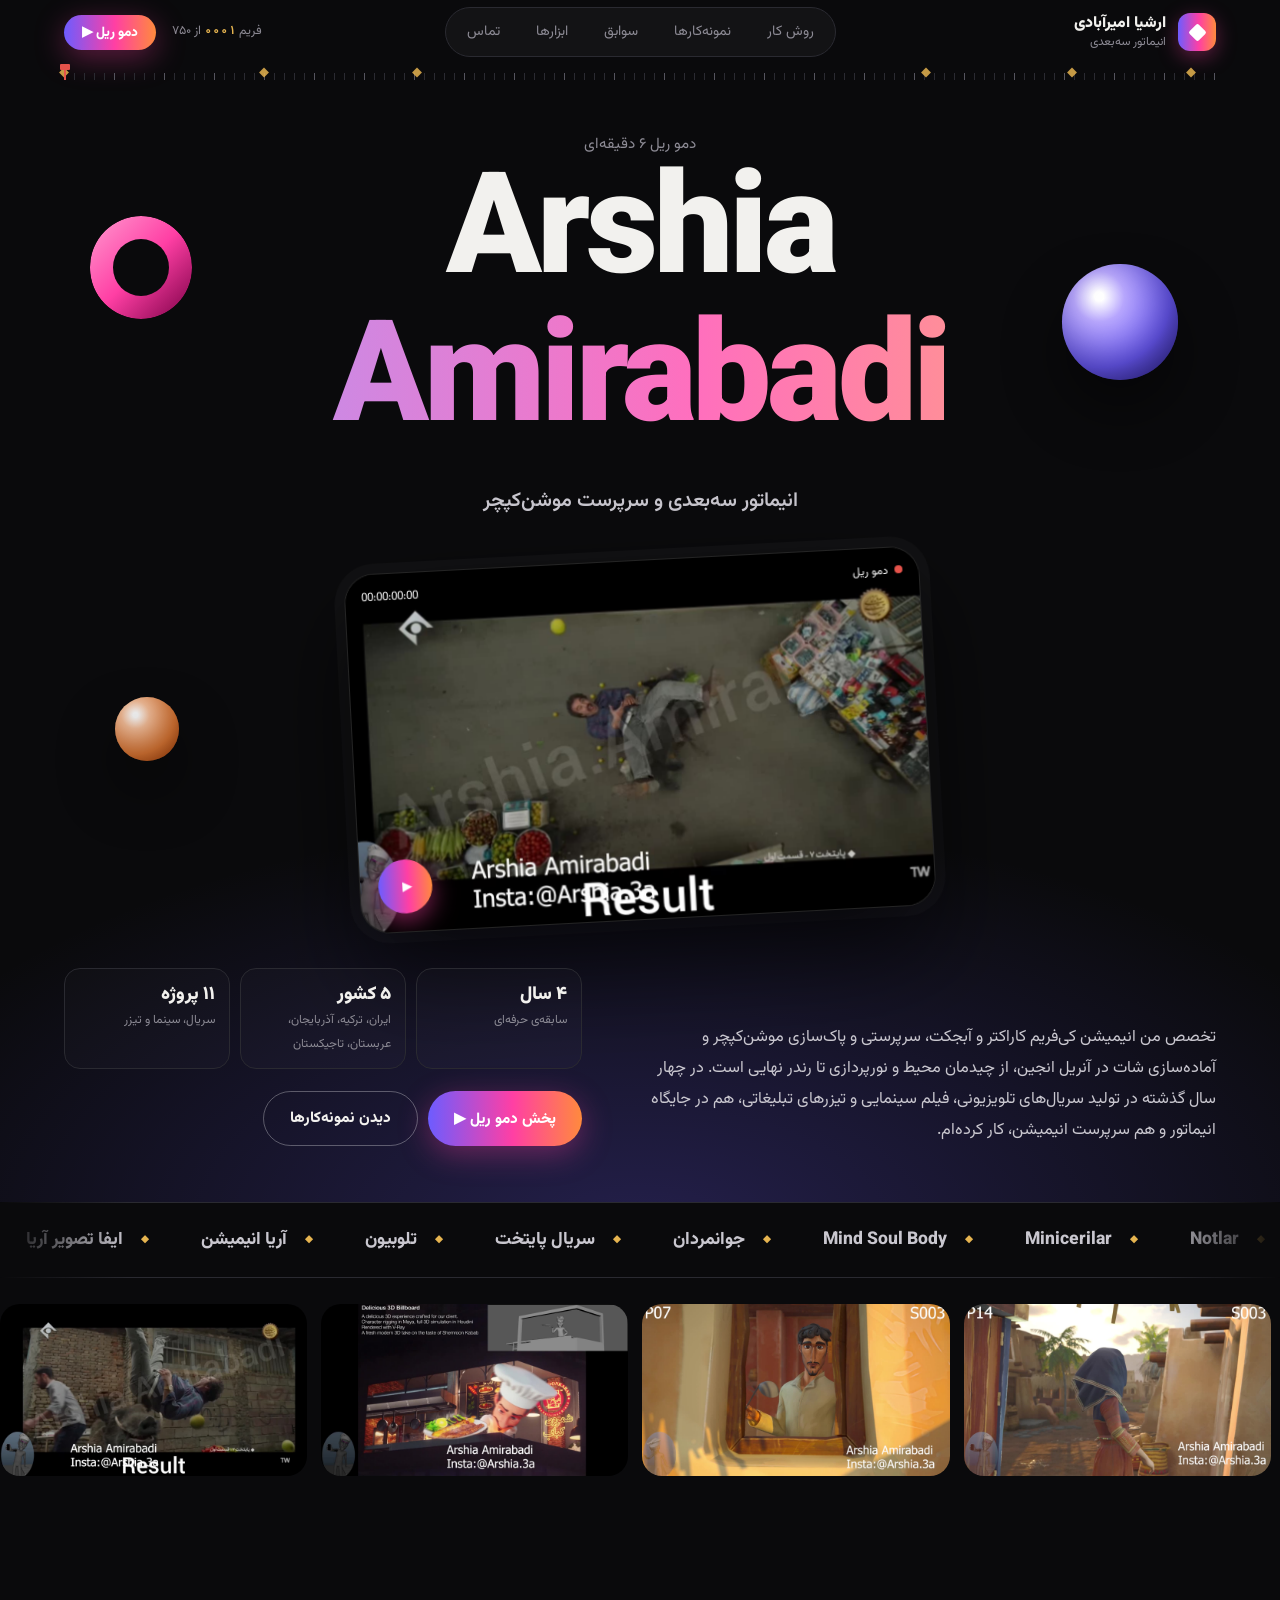
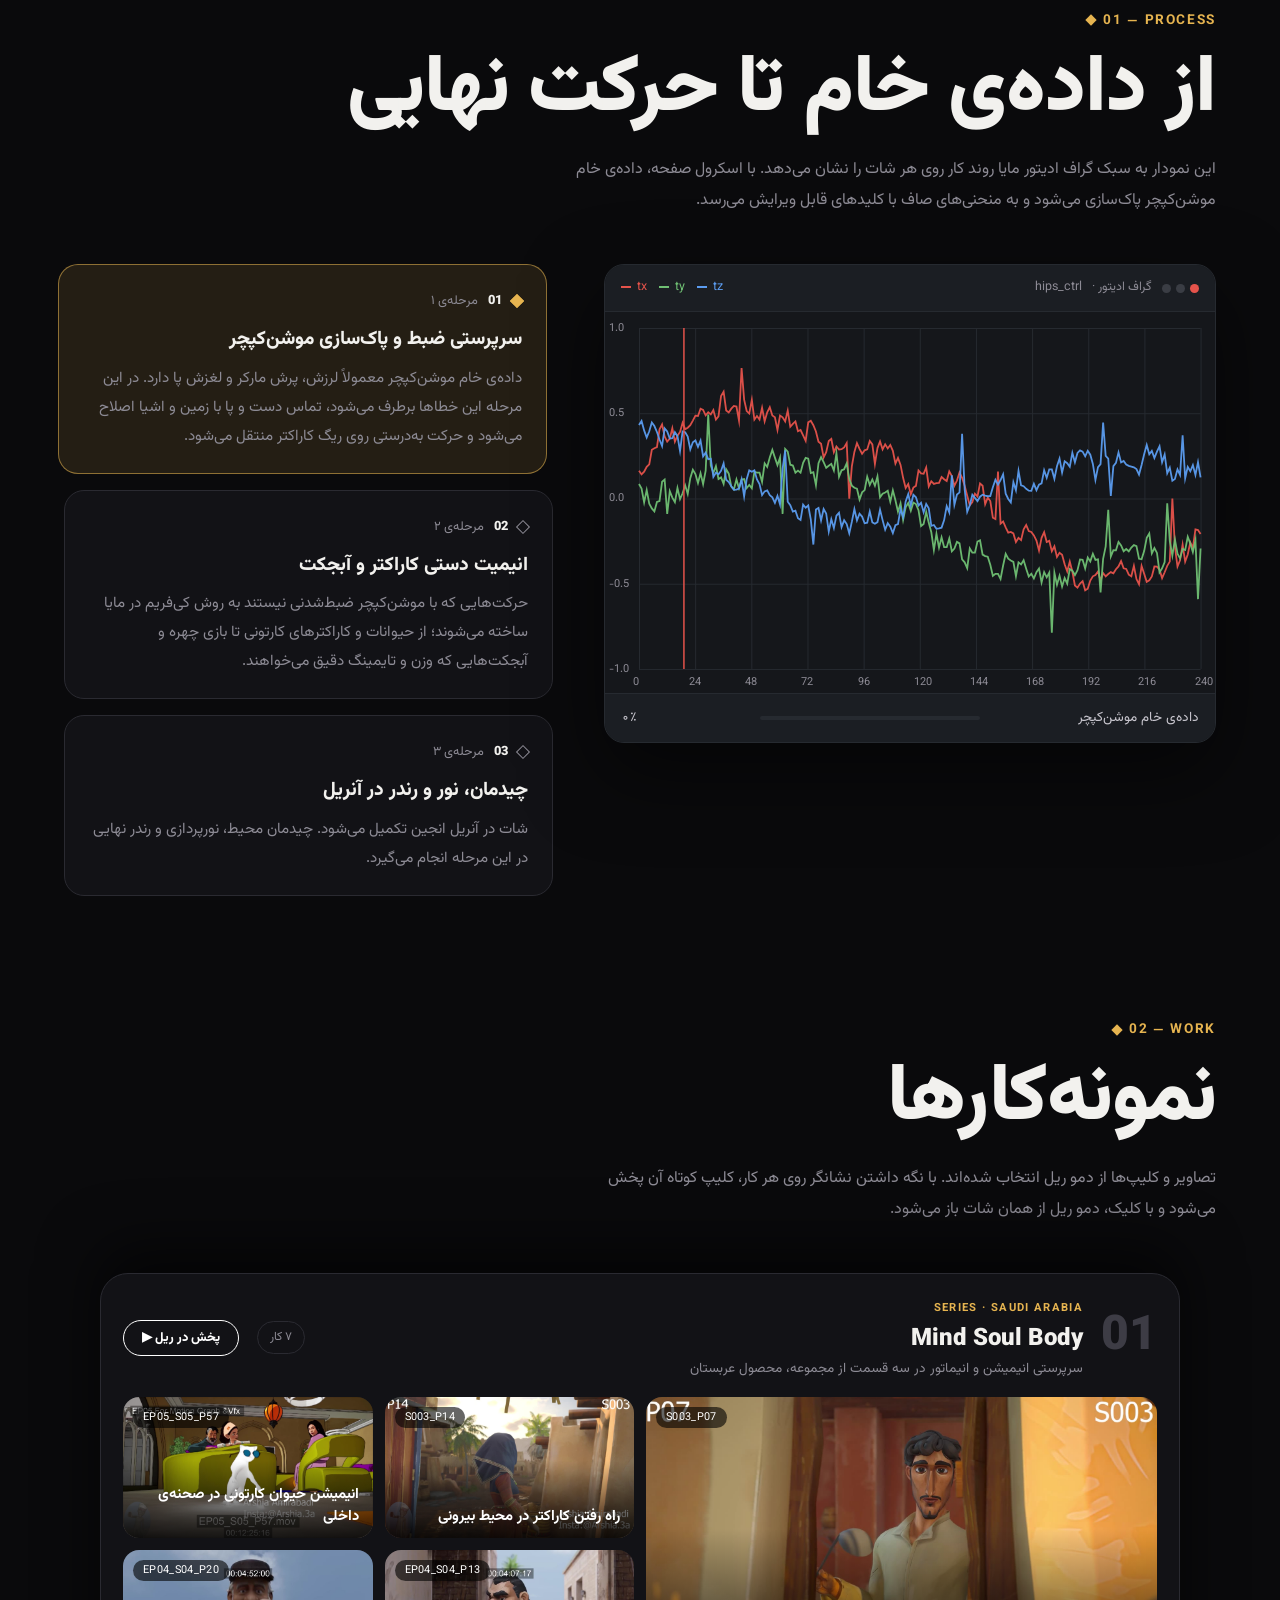
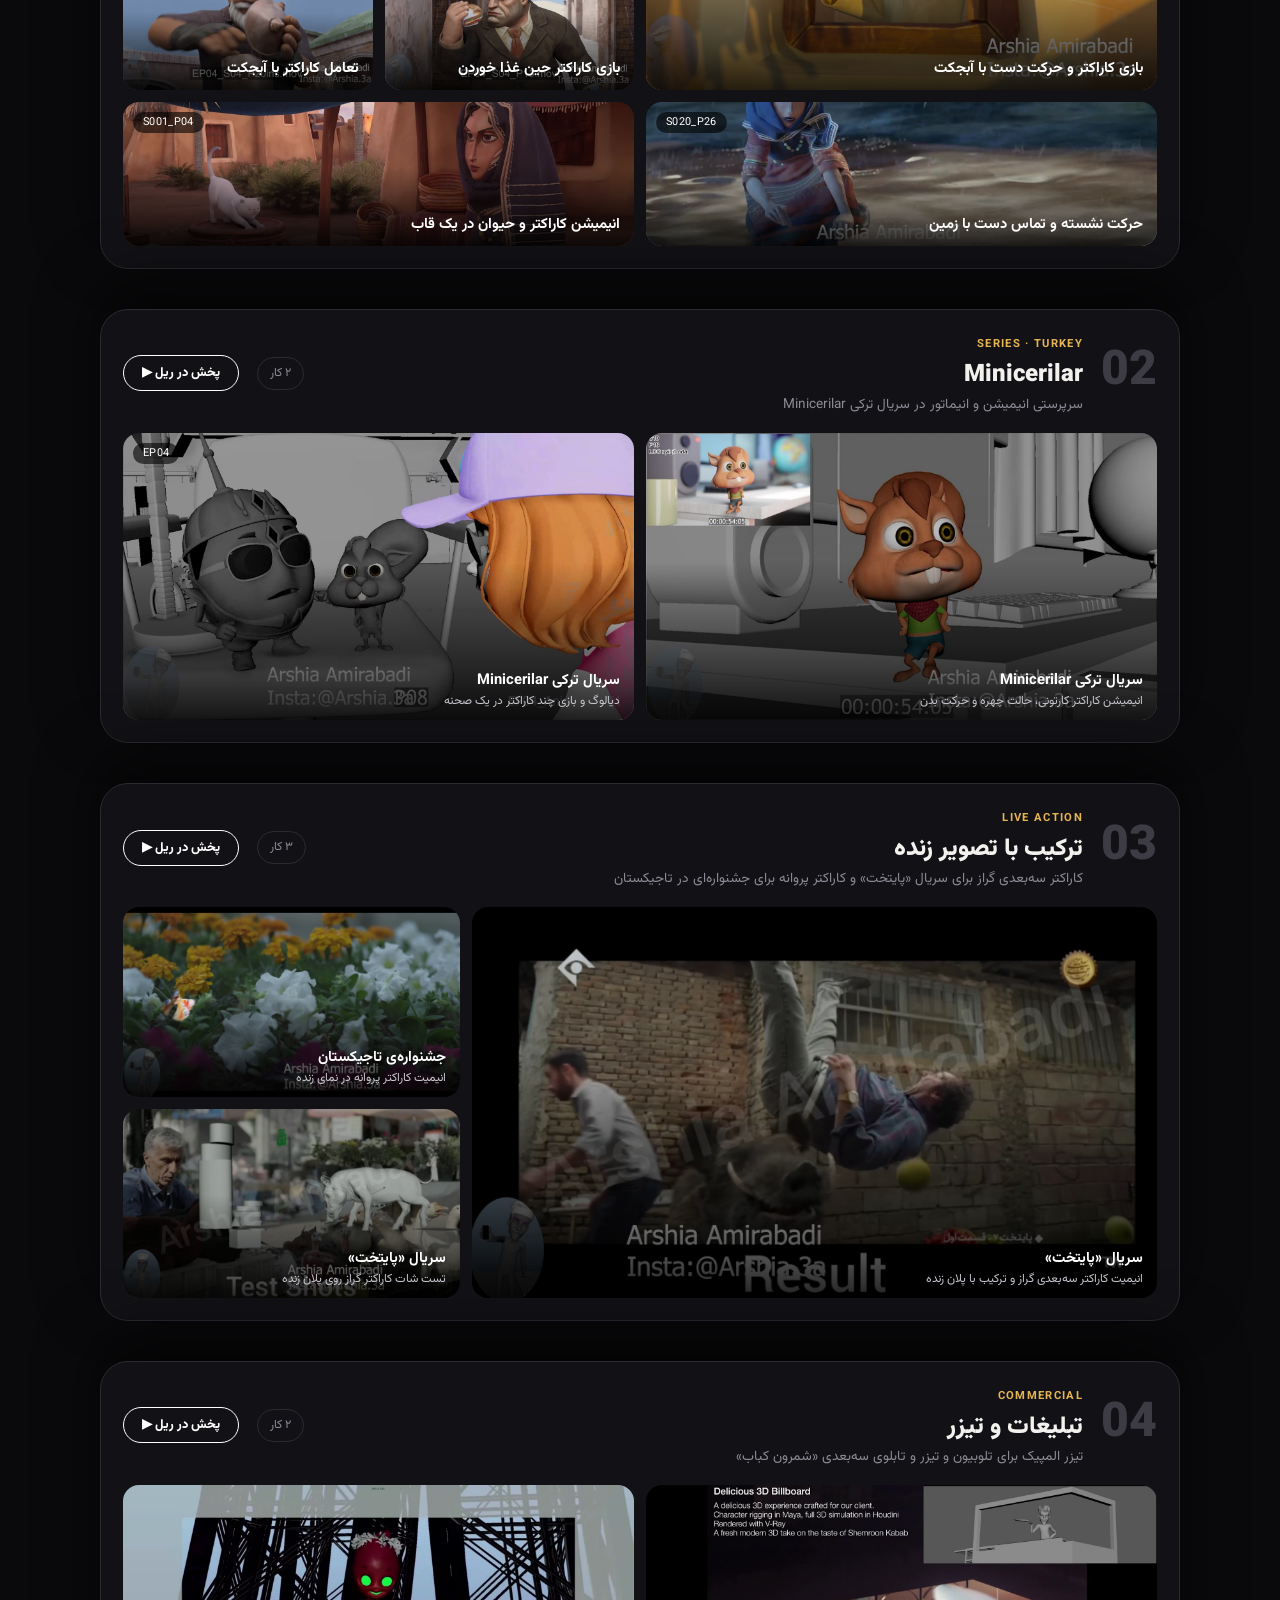
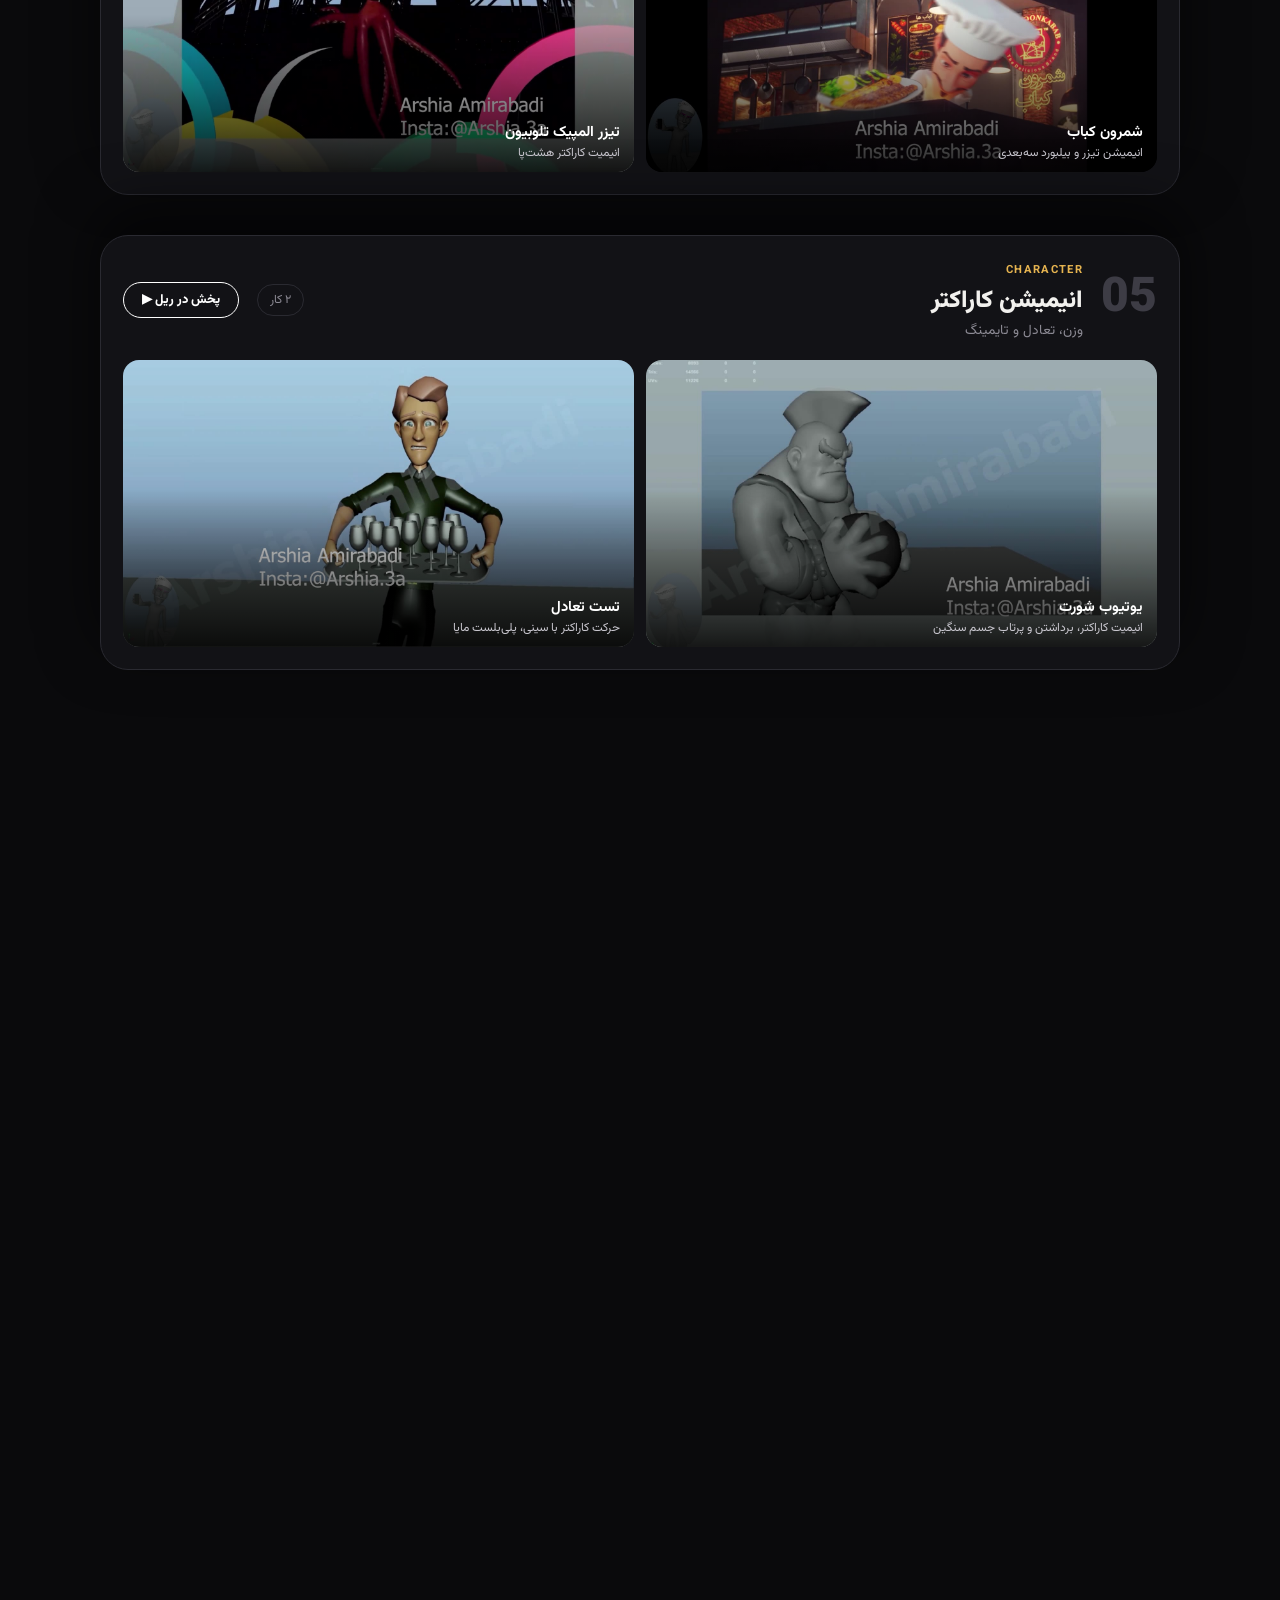
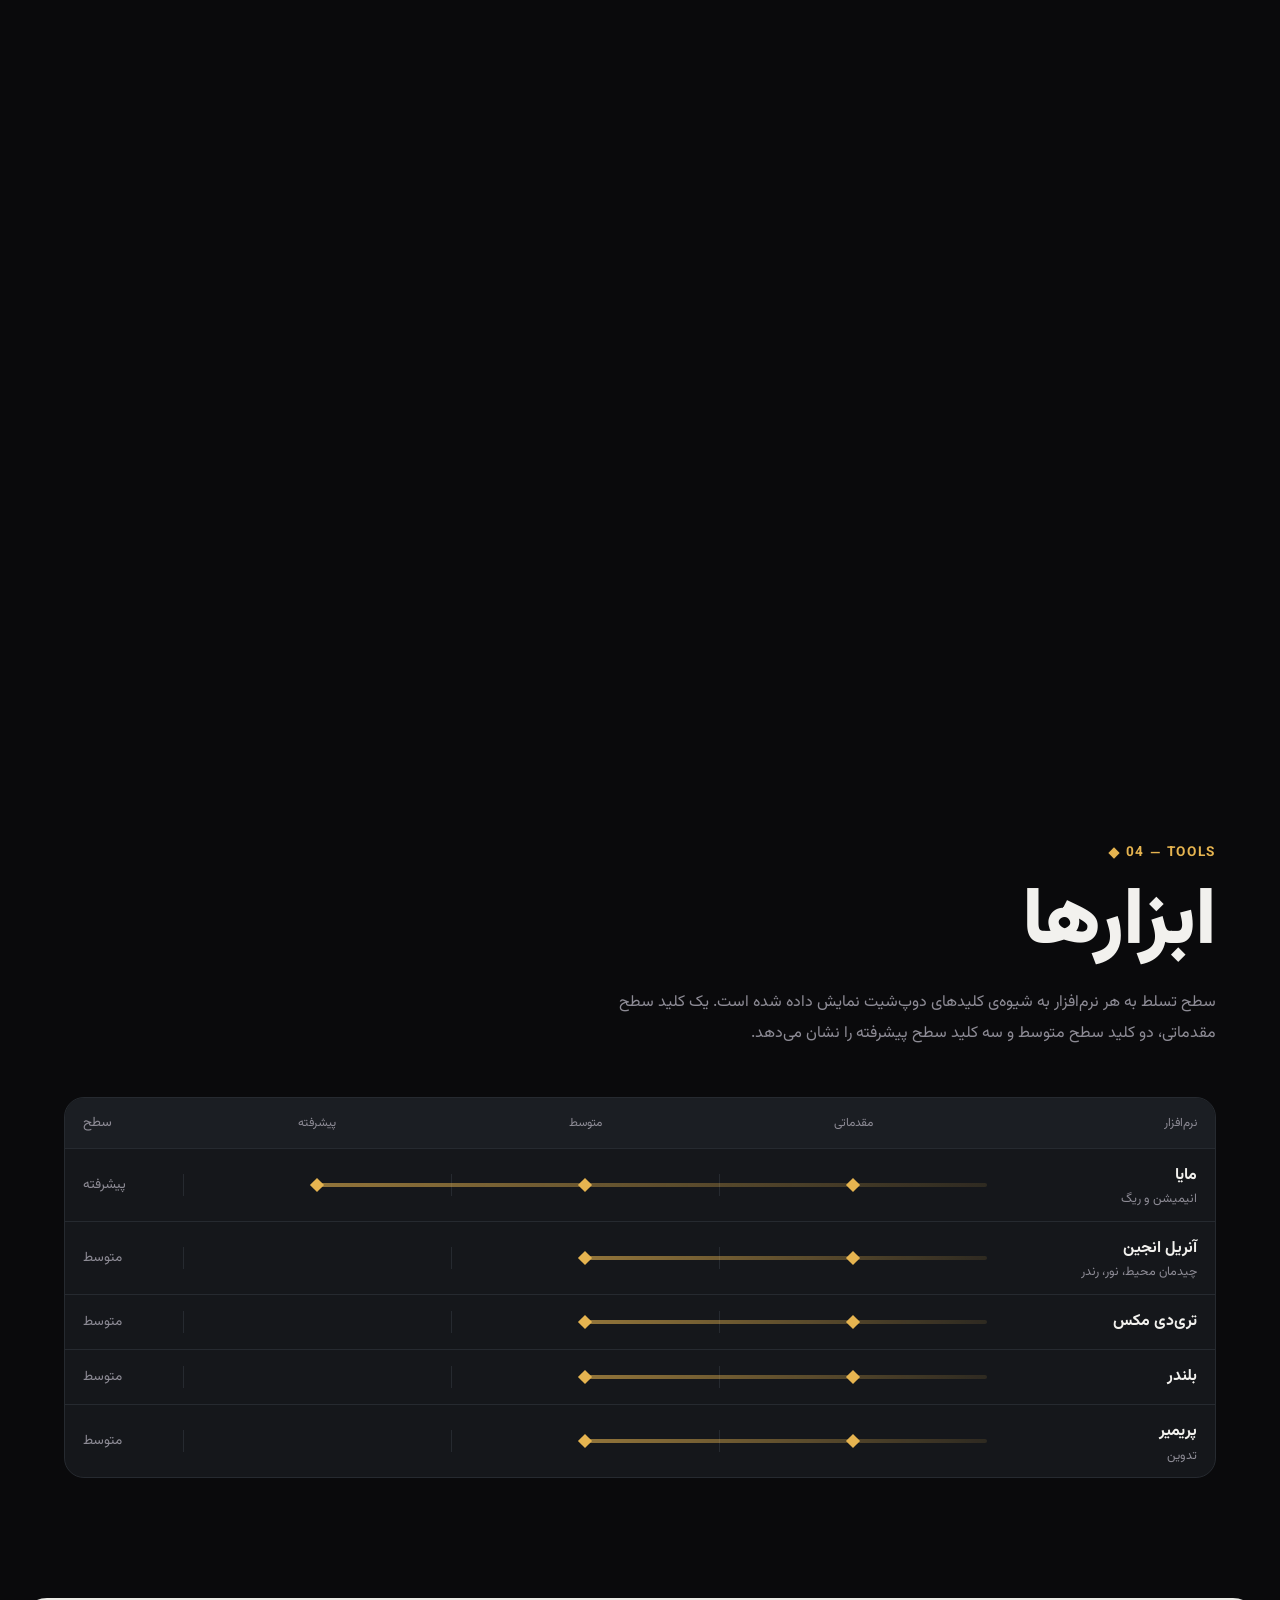
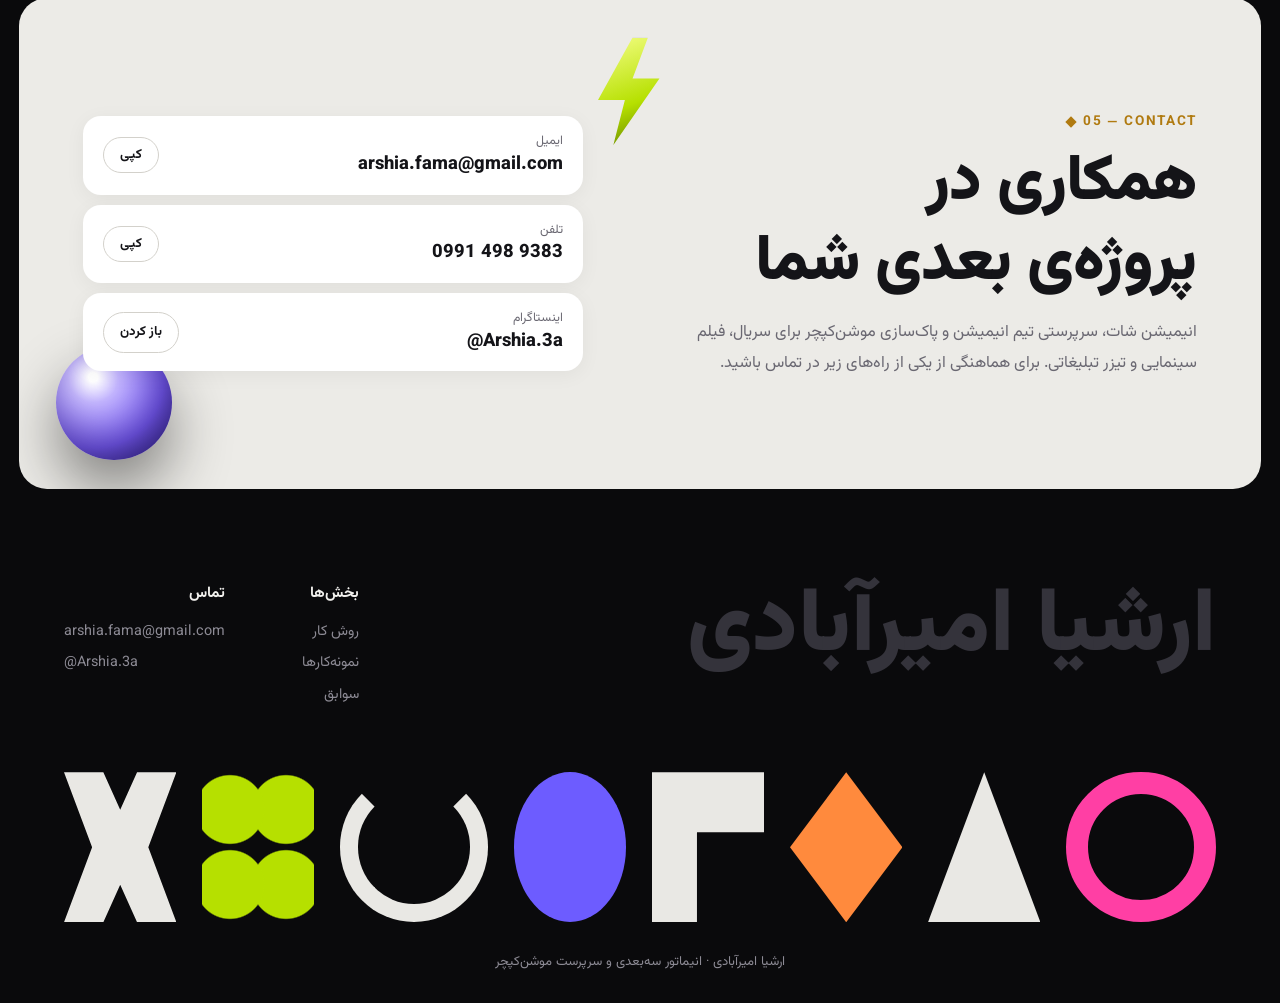
<file: index.html>
<!doctype html>
<html lang="fa" dir="rtl">
<head>
  <meta charset="utf-8">
  <meta name="viewport" content="width=device-width, initial-scale=1, viewport-fit=cover">
  <title>ارشیا امیرآبادی | انیماتور سه‌بعدی</title>
  <meta name="description" content="پورتفولیوی ارشیا امیرآبادی، انیماتور سه‌بعدی و سرپرست موشن‌کپچر">
  <meta property="og:title" content="ارشیا امیرآبادی | انیماتور سه‌بعدی">
  <meta property="og:description" content="انیماتور سه‌بعدی و سرپرست موشن‌کپچر؛ سریال، سینما و تیزر">
  <meta property="og:image" content="media/hero-poster.jpg">
  <meta name="theme-color" content="#0a0a0c">
  <link rel="preload" href="fonts/Vazirmatn-wght.woff2" as="font" type="font/woff2" crossorigin>
  <link rel="stylesheet" href="style.css">
</head>
<body>
  <!-- ============ HEADER + MAYA TIME SLIDER ============ -->
  <header class="top" id="nav">
    <div class="top-row">
      <a class="brand" href="#top">
        <span class="brand-mark" aria-hidden="true"><i></i></span>
        <span class="brand-txt"><b>ارشیا امیرآبادی</b><small>انیماتور سه‌بعدی</small></span>
      </a>
      <nav class="menu" aria-label="بخش‌ها">
        <a href="#process">روش کار</a>
        <a href="#work">نمونه‌کارها</a>
        <a href="#experience">سوابق</a>
        <a href="#tools">ابزارها</a>
        <a href="#contact">تماس</a>
      </nav>
      <div class="top-end">
        <span class="fc" aria-hidden="true">فریم <b id="frame">۰۰۰۱</b> از ۷۵۰</span>
        <button class="pill-btn small" data-reel>دمو ریل ▶</button>
      </div>
    </div>
    <div class="slider" aria-hidden="true">
      <div class="ticks"></div>
      <div class="skeys" id="skeys"></div>
      <div class="ph" id="ph"></div>
    </div>
  </header>

  <main id="top">
    <!-- ============ HERO ============ -->
    <section class="hero">
      <span class="orb float h1o"></span>
      <span class="orb float h2o"></span>
      <span class="ring float h3o"></span>
      <div class="hero-in">
        <p class="eyebrow">دمو ریل ۶ دقیقه‌ای</p>
        <h1 class="hero-title" dir="ltr">
          <span class="line">Arshia</span>
          <span class="line grad">Amirabadi</span>
        </h1>
        <p class="role">انیماتور سه‌بعدی و سرپرست موشن‌کپچر</p>
      </div>

      <div class="hero-visual" id="heroStage">
        <button class="hero-window" data-reel aria-label="پخش دمو ریل">
          <video id="heroVid" muted loop playsinline autoplay preload="auto"></video>
          <span class="hud"><span class="rec">دمو ریل</span><span id="tc" dir="ltr">00:00:00:00</span></span>
          <span class="hw-play">▶</span>
        </button>
      </div>

      <div class="hero-bottom">
        <p class="lede">تخصص من انیمیشن کی‌فریم کاراکتر و آبجکت، سرپرستی و پاک‌سازی موشن‌کپچر و آماده‌سازی شات در آنریل انجین، از چیدمان محیط و نورپردازی تا رندر نهایی است. در چهار سال گذشته در تولید سریال‌های تلویزیونی، فیلم سینمایی و تیزرهای تبلیغاتی، هم در جایگاه انیماتور و هم سرپرست انیمیشن، کار کرده‌ام.</p>
        <div class="hero-side">
          <div class="facts">
            <div><b>۴ سال</b><span>سابقه‌ی حرفه‌ای</span></div>
            <div><b>۵ کشور</b><span>ایران، ترکیه، آذربایجان، عربستان، تاجیکستان</span></div>
            <div><b>۱۱ پروژه</b><span>سریال، سینما و تیزر</span></div>
          </div>
          <div class="hero-cta">
            <button class="pill-btn" data-reel>پخش دمو ریل ▶</button>
            <a class="ghost-btn" href="#work">دیدن نمونه‌کارها</a>
          </div>
        </div>
      </div>
    </section>

    <!-- ============ MARQUEE + STRIP ============ -->
    <section class="marquee" aria-label="همکاری‌ها">
      <div class="marquee-track" id="marquee"></div>
    </section>
    <section class="strip" aria-hidden="true">
      <div class="strip-track" id="strip"></div>
    </section>

    <!-- ============ PROCESS / GRAPH EDITOR ============ -->
    <section class="process" id="process">
      <div class="sh reveal">
        <span class="kicker" dir="ltr">01 — PROCESS</span>
        <h2 class="display">از داده‌ی خام تا حرکت نهایی</h2>
        <p class="sub">این نمودار به سبک گراف ادیتور مایا روند کار روی هر شات را نشان می‌دهد. با اسکرول صفحه، داده‌ی خام موشن‌کپچر پاک‌سازی می‌شود و به منحنی‌های صاف با کلیدهای قابل ویرایش می‌رسد.</p>
      </div>
      <div class="ge" id="ge">
        <div class="ge-panel">
          <div class="ge-bar">
            <span class="ge-title"><i class="dots"><b></b><b></b><b></b></i>گراف ادیتور · <span dir="ltr">hips_ctrl</span></span>
            <span class="ax" dir="ltr"><span class="x">tx</span><span class="y">ty</span><span class="z">tz</span></span>
          </div>
          <canvas id="graph" role="img" aria-label="نمودار حرکت که از داده‌ی لرزان به منحنی صاف تبدیل می‌شود"></canvas>
          <div class="ge-foot">
            <span id="geState">داده‌ی خام موشن‌کپچر</span>
            <div class="meter" aria-hidden="true"><i id="geMeter"></i></div>
            <span id="gePct">۰٪</span>
          </div>
        </div>
        <div class="steps">
          <article class="step" data-at="0">
            <div class="k"><span dir="ltr">01</span> مرحله‌ی ۱</div>
            <h3>سرپرستی ضبط و پاک‌سازی موشن‌کپچر</h3>
            <p>داده‌ی خام موشن‌کپچر معمولاً لرزش، پرش مارکر و لغزش پا دارد. در این مرحله این خطاها برطرف می‌شود، تماس دست و پا با زمین و اشیا اصلاح می‌شود و حرکت به‌درستی روی ریگ کاراکتر منتقل می‌شود.</p>
          </article>
          <article class="step" data-at="0.4">
            <div class="k"><span dir="ltr">02</span> مرحله‌ی ۲</div>
            <h3>انیمیت دستی کاراکتر و آبجکت</h3>
            <p>حرکت‌هایی که با موشن‌کپچر ضبط‌شدنی نیستند به روش کی‌فریم در مایا ساخته می‌شوند؛ از حیوانات و کاراکترهای کارتونی تا بازی چهره و آبجکت‌هایی که وزن و تایمینگ دقیق می‌خواهند.</p>
          </article>
          <article class="step" data-at="0.75">
            <div class="k"><span dir="ltr">03</span> مرحله‌ی ۳</div>
            <h3>چیدمان، نور و رندر در آنریل</h3>
            <p>شات در آنریل انجین تکمیل می‌شود. چیدمان محیط، نورپردازی و رندر نهایی در این مرحله انجام می‌گیرد.</p>
          </article>
        </div>
      </div>
    </section>

    <!-- ============ WORK ============ -->
    <section class="projects" id="work">
      <div class="sh reveal">
        <span class="kicker" dir="ltr">02 — WORK</span>
        <h2 class="display">نمونه‌کارها</h2>
        <p class="sub">تصاویر و کلیپ‌ها از دمو ریل انتخاب شده‌اند. با نگه داشتن نشانگر روی هر کار، کلیپ کوتاه آن پخش می‌شود و با کلیک، دمو ریل از همان شات باز می‌شود.</p>
      </div>
      <div class="stack" id="stack"></div>
    </section>

    <!-- ============ REEL BANNER ============ -->
    <section class="reel-banner">
      <button class="reel-card reveal" data-reel aria-label="پخش دمو ریل">
        <img src="media/hero-poster.jpg" alt="" loading="lazy">
        <span class="reel-text">دمو ریل</span>
        <span class="reel-play">▶</span>
        <span class="reel-meta">۶ دقیقه</span>
      </button>
    </section>

    <!-- ============ EXPERIENCE ============ -->
    <section class="experience" id="experience">
      <div class="sh reveal">
        <span class="kicker" dir="ltr">03 — EXPERIENCE</span>
        <h2 class="display">سوابق کاری</h2>
      </div>
      <div class="exp-grid">
        <div class="exp-list">
          <div class="exp reveal">
            <span class="exp-when">مهر ۱۴۰۱ تا کنون</span>
            <div>
              <h3>سرپرست انیمیشن <span>· ایفا تصویر آریا</span></h3>
              <ul>
                <li>سرپرستی انیمیشن و انیماتور در سریال ترکی Minicerilar</li>
                <li>سرپرستی انیمیشن سریال ترکی Notlar</li>
                <li>انیماتور کاراکتر و آبجکت در پروژه‌ی سینمایی «کایت» (بادبادک‌ها)</li>
                <li>سرپرستی موشن‌کپچر پروژه‌ی سینمایی «کایت» (بادبادک‌ها)</li>
                <li>انیماتور کاراکتر و آبجکت در پروژه‌ی آذربایجانی Cirtdan</li>
                <li>سرپرستی انیمیشن و انیماتور در سریال «جوانمردان»</li>
              </ul>
            </div>
          </div>
          <div class="exp reveal">
            <span class="exp-when">شهریور تا دی ۱۴۰۴</span>
            <div>
              <h3>سرپرست انیمیشن <span>· آریا انیمیشن</span></h3>
              <ul><li>سرپرستی انیمیشن و انیماتور در سه قسمت از مجموعه‌ی Mind Soul Body، محصول عربستان</li></ul>
            </div>
          </div>
          <div class="exp reveal">
            <span class="exp-when">فروردین ۱۴۰۱ تا کنون</span>
            <div>
              <h3>انیماتور آزاد <span>· فریلنس</span></h3>
              <ul>
                <li>تیزر المپیک برای تلوبیون</li>
                <li>مجموعه تیزرهای تبلیغاتی «عدل ایران»</li>
                <li>کاراکتر پروانه برای جشنواره‌ای در تاجیکستان</li>
                <li>کاراکتر سه‌بعدی گراز برای سریال «پایتخت»</li>
                <li>تیزر و تابلوی سه‌بعدی «شمرون کباب»</li>
              </ul>
            </div>
          </div>
        </div>
        <aside class="exp-side">
          <div class="box reveal">
            <h3>کشورهایی که برایشان کار کرده‌ام</h3>
            <div class="countries"><span>ایران</span><span>ترکیه</span><span>آذربایجان</span><span>عربستان</span><span>تاجیکستان</span></div>
          </div>
          <div class="box reveal">
            <h3>تحصیلات</h3>
            <div class="edu">
              <div><span>کارشناسی ارشد ارتباط تصویری<small>دانشگاه آزاد اسلامی، واحد علوم و تحقیقات</small></span><small>از ۱۴۰۳، در حال تحصیل</small></div>
              <div><span>کارشناسی شیمی محض<small>دانشگاه سمنان</small></span><small>۱۳۹۷ تا ۱۴۰۲</small></div>
            </div>
          </div>
          <div class="box reveal">
            <h3>زبان</h3>
            <p>فارسی (زبان مادری)، انگلیسی (بالاتر از متوسط)</p>
          </div>
        </aside>
      </div>
    </section>

    <!-- ============ TOOLS / DOPE SHEET ============ -->
    <section class="tools-sec" id="tools">
      <div class="sh reveal">
        <span class="kicker" dir="ltr">04 — TOOLS</span>
        <h2 class="display">ابزارها</h2>
        <p class="sub">سطح تسلط به هر نرم‌افزار به شیوه‌ی کلیدهای دوپ‌شیت نمایش داده شده است. یک کلید سطح مقدماتی، دو کلید سطح متوسط و سه کلید سطح پیشرفته را نشان می‌دهد.</p>
      </div>
      <div class="dope reveal" id="dope">
        <div class="dope-h"><div>نرم‌افزار</div><div class="lv"><span>مقدماتی</span><span>متوسط</span><span>پیشرفته</span></div><div class="lvl">سطح</div></div>
      </div>
    </section>

    <!-- ============ CONTACT ============ -->
    <section class="contact light" id="contact">
      <span class="orb float c1"></span>
      <span class="bolt float c2"></span>
      <div class="contact-head reveal">
        <span class="kicker dark" dir="ltr">05 — CONTACT</span>
        <h2 class="display">همکاری در پروژه‌ی بعدی شما</h2>
        <p>انیمیشن شات، سرپرستی تیم انیمیشن و پاک‌سازی موشن‌کپچر برای سریال، فیلم سینمایی و تیزر تبلیغاتی. برای هماهنگی از یکی از راه‌های زیر در تماس باشید.</p>
      </div>
      <div class="clist reveal">
        <div class="citem">
          <div><span class="lbl">ایمیل</span><a class="v" href="mailto:arshia.fama@gmail.com" dir="ltr">arshia.fama@gmail.com</a></div>
          <button class="copy" type="button" data-copy="arshia.fama@gmail.com">کپی</button>
        </div>
        <div class="citem">
          <div><span class="lbl">تلفن</span><a class="v" href="tel:+989914989383" dir="ltr">0991 498 9383</a></div>
          <button class="copy" type="button" data-copy="09914989383">کپی</button>
        </div>
        <div class="citem">
          <div><span class="lbl">اینستاگرام</span><a class="v" href="https://www.instagram.com/arshia.3a/" target="_blank" rel="noopener" dir="ltr">@Arshia.3a</a></div>
          <a class="copy" href="https://www.instagram.com/arshia.3a/" target="_blank" rel="noopener">باز کردن</a>
        </div>
      </div>
    </section>
  </main>

  <!-- ============ FOOTER ============ -->
  <footer class="footer">
    <div class="foot-top">
      <div class="foot-name">ارشیا امیرآبادی</div>
      <div class="foot-links">
        <div>
          <h4>بخش‌ها</h4>
          <a href="#process">روش کار</a>
          <a href="#work">نمونه‌کارها</a>
          <a href="#experience">سوابق</a>
        </div>
        <div>
          <h4>تماس</h4>
          <a href="mailto:arshia.fama@gmail.com" dir="ltr">arshia.fama@gmail.com</a>
          <a href="https://www.instagram.com/arshia.3a/" target="_blank" rel="noopener" dir="ltr">@Arshia.3a</a>
        </div>
      </div>
    </div>
    <div class="shapes" aria-hidden="true">
      <i class="s s1"></i><i class="s s2"></i><i class="s s3"></i><i class="s s4"></i>
      <i class="s s5"></i><i class="s s6"></i><i class="s s7"></i><i class="s s8"></i>
    </div>
    <p class="copyline">ارشیا امیرآبادی · انیماتور سه‌بعدی و سرپرست موشن‌کپچر</p>
  </footer>

  <dialog id="lightbox" class="lightbox" aria-label="دمو ریل">
    <button class="close" aria-label="بستن">×</button>
    <video id="reel" controls playsinline preload="none"></video>
    <div class="lb-info"><h3>دمو ریل ارشیا امیرآبادی</h3><p id="lbLabel"></p></div>
  </dialog>

  <script src="works.js"></script>
  <script src="script.js"></script>
</body>
</html>
</file>
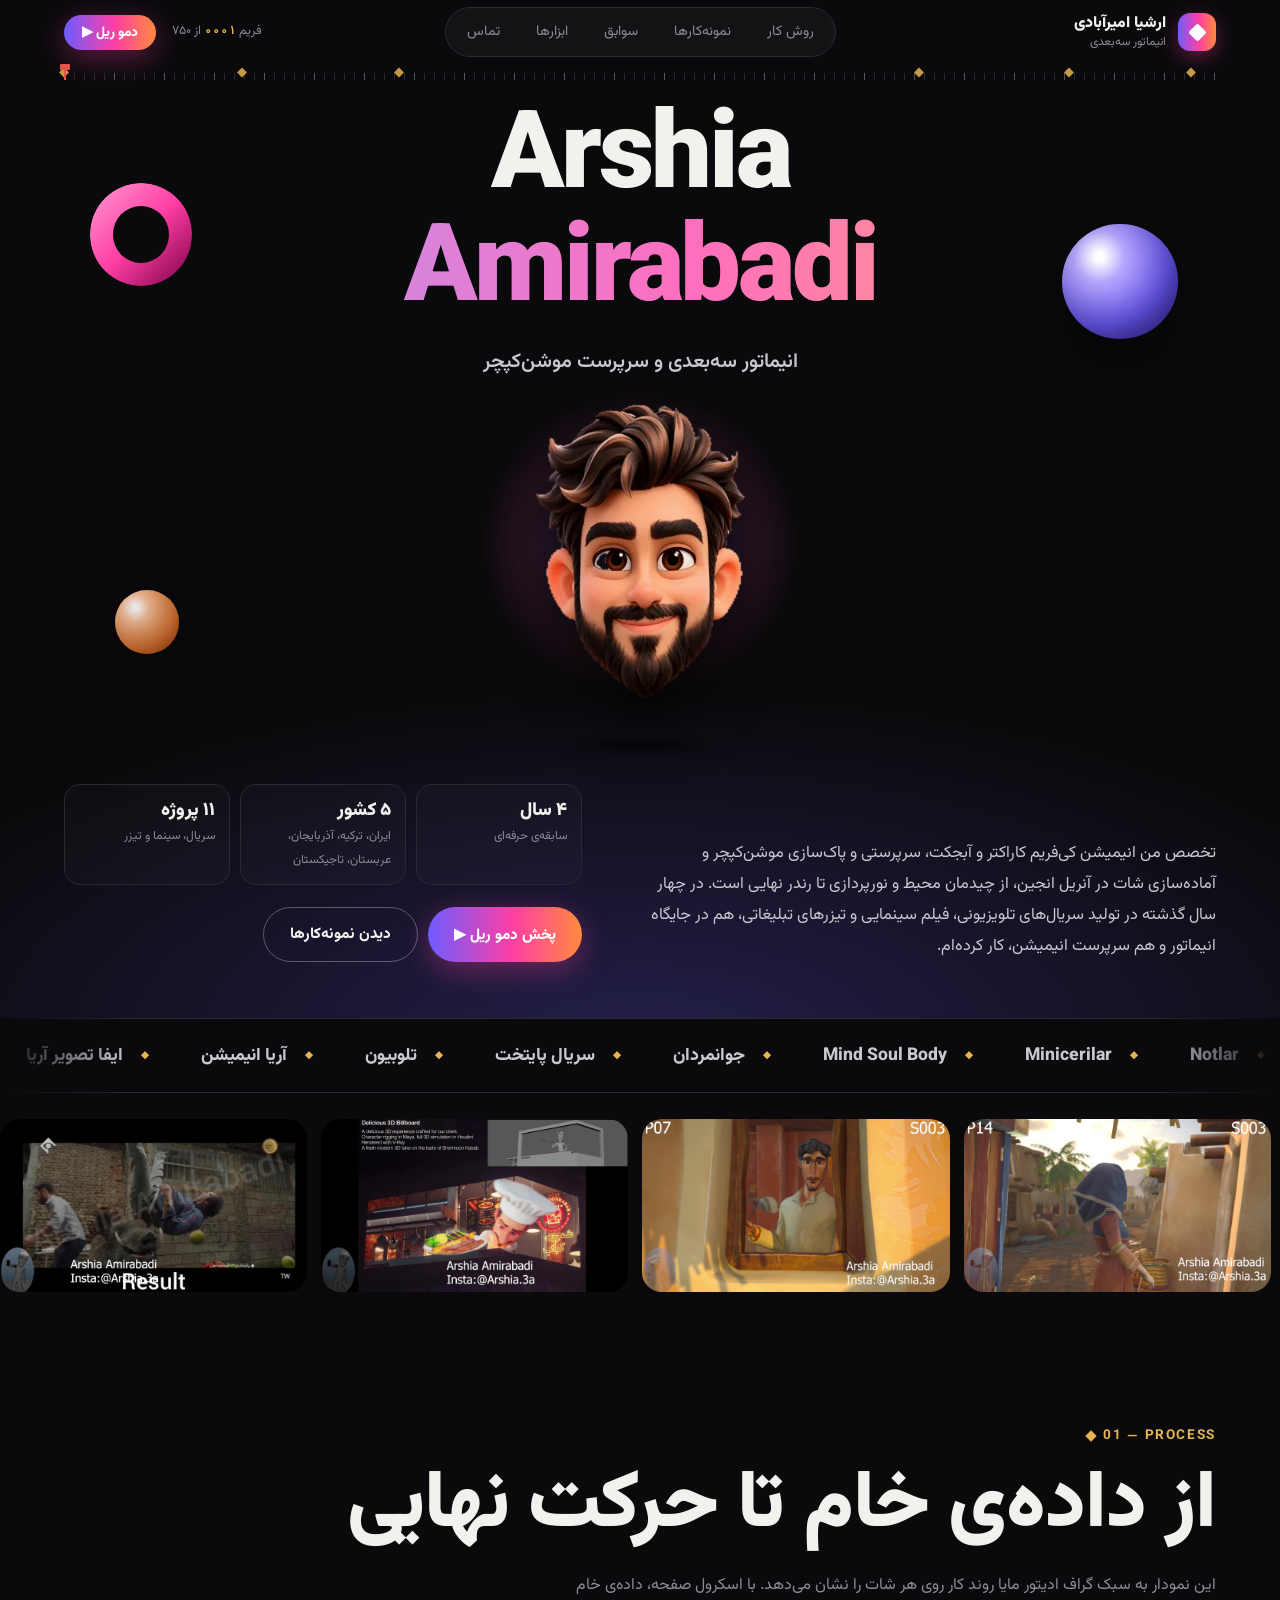
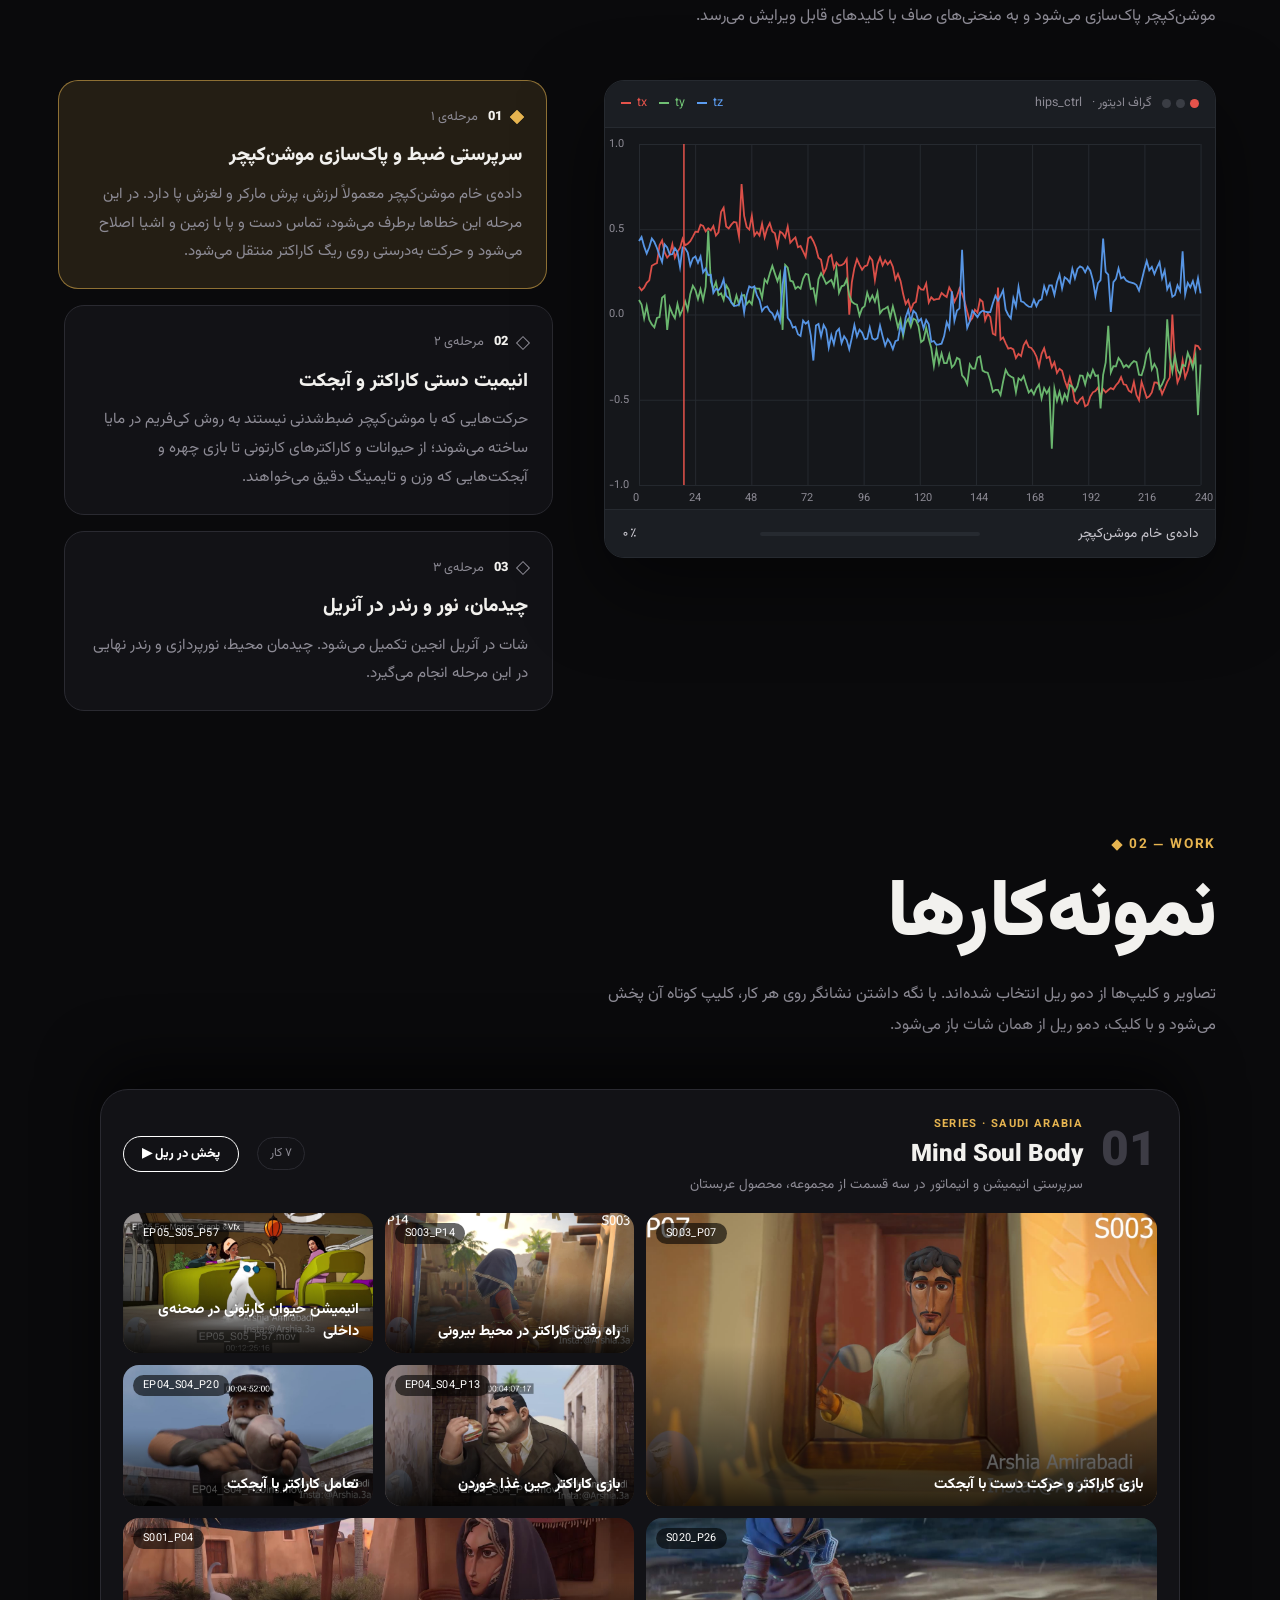
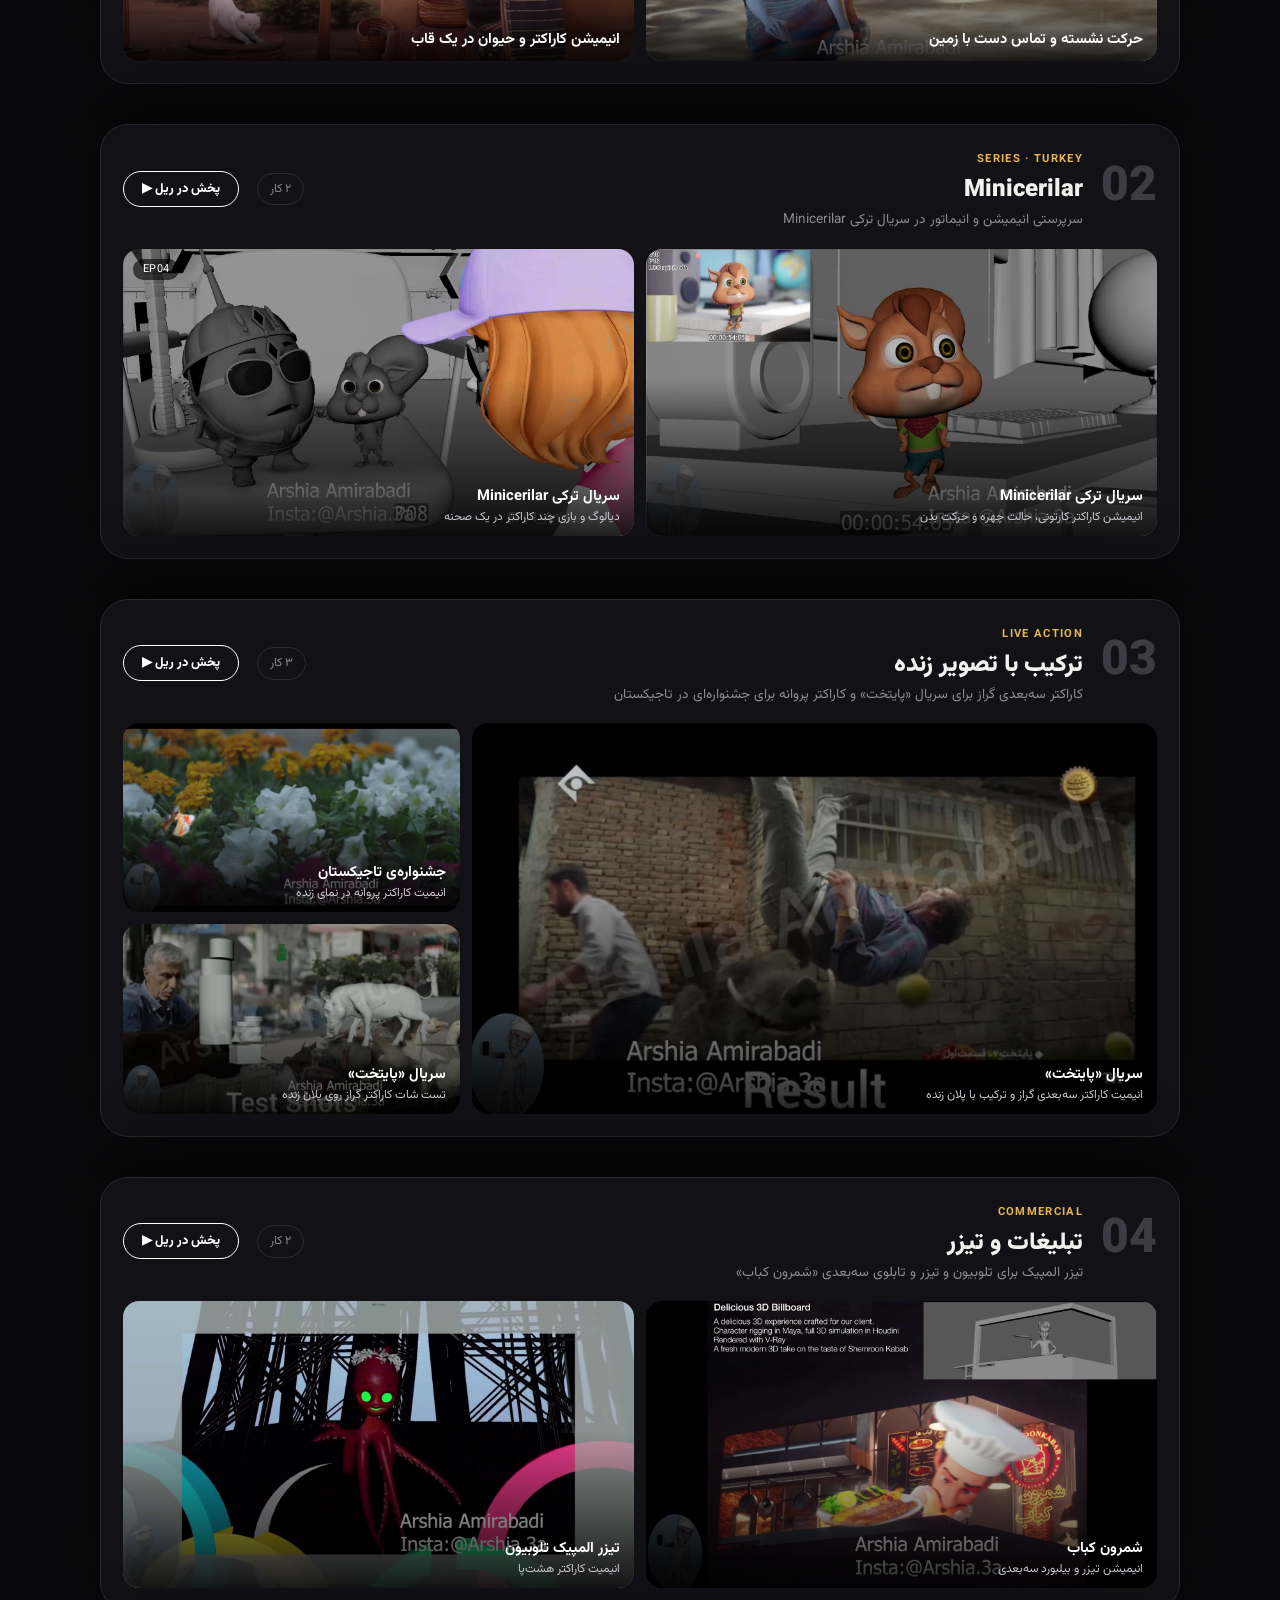
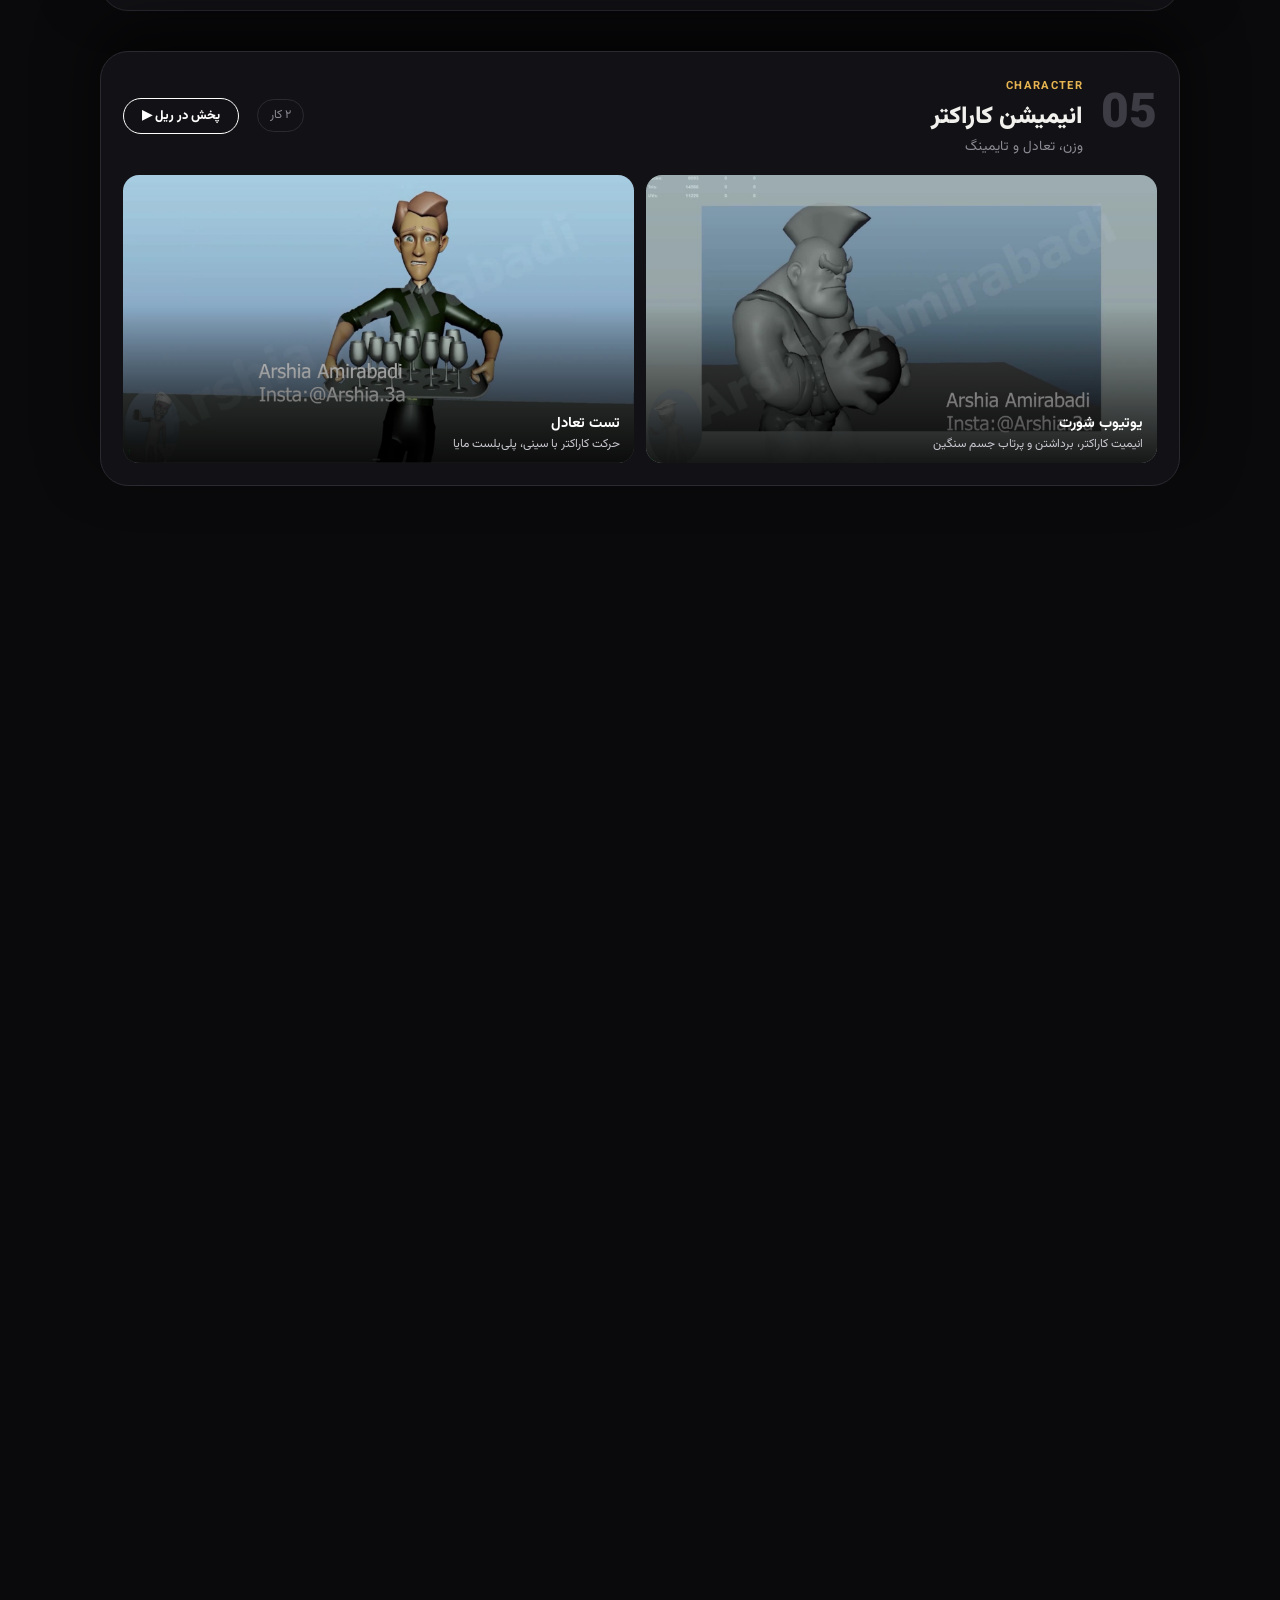
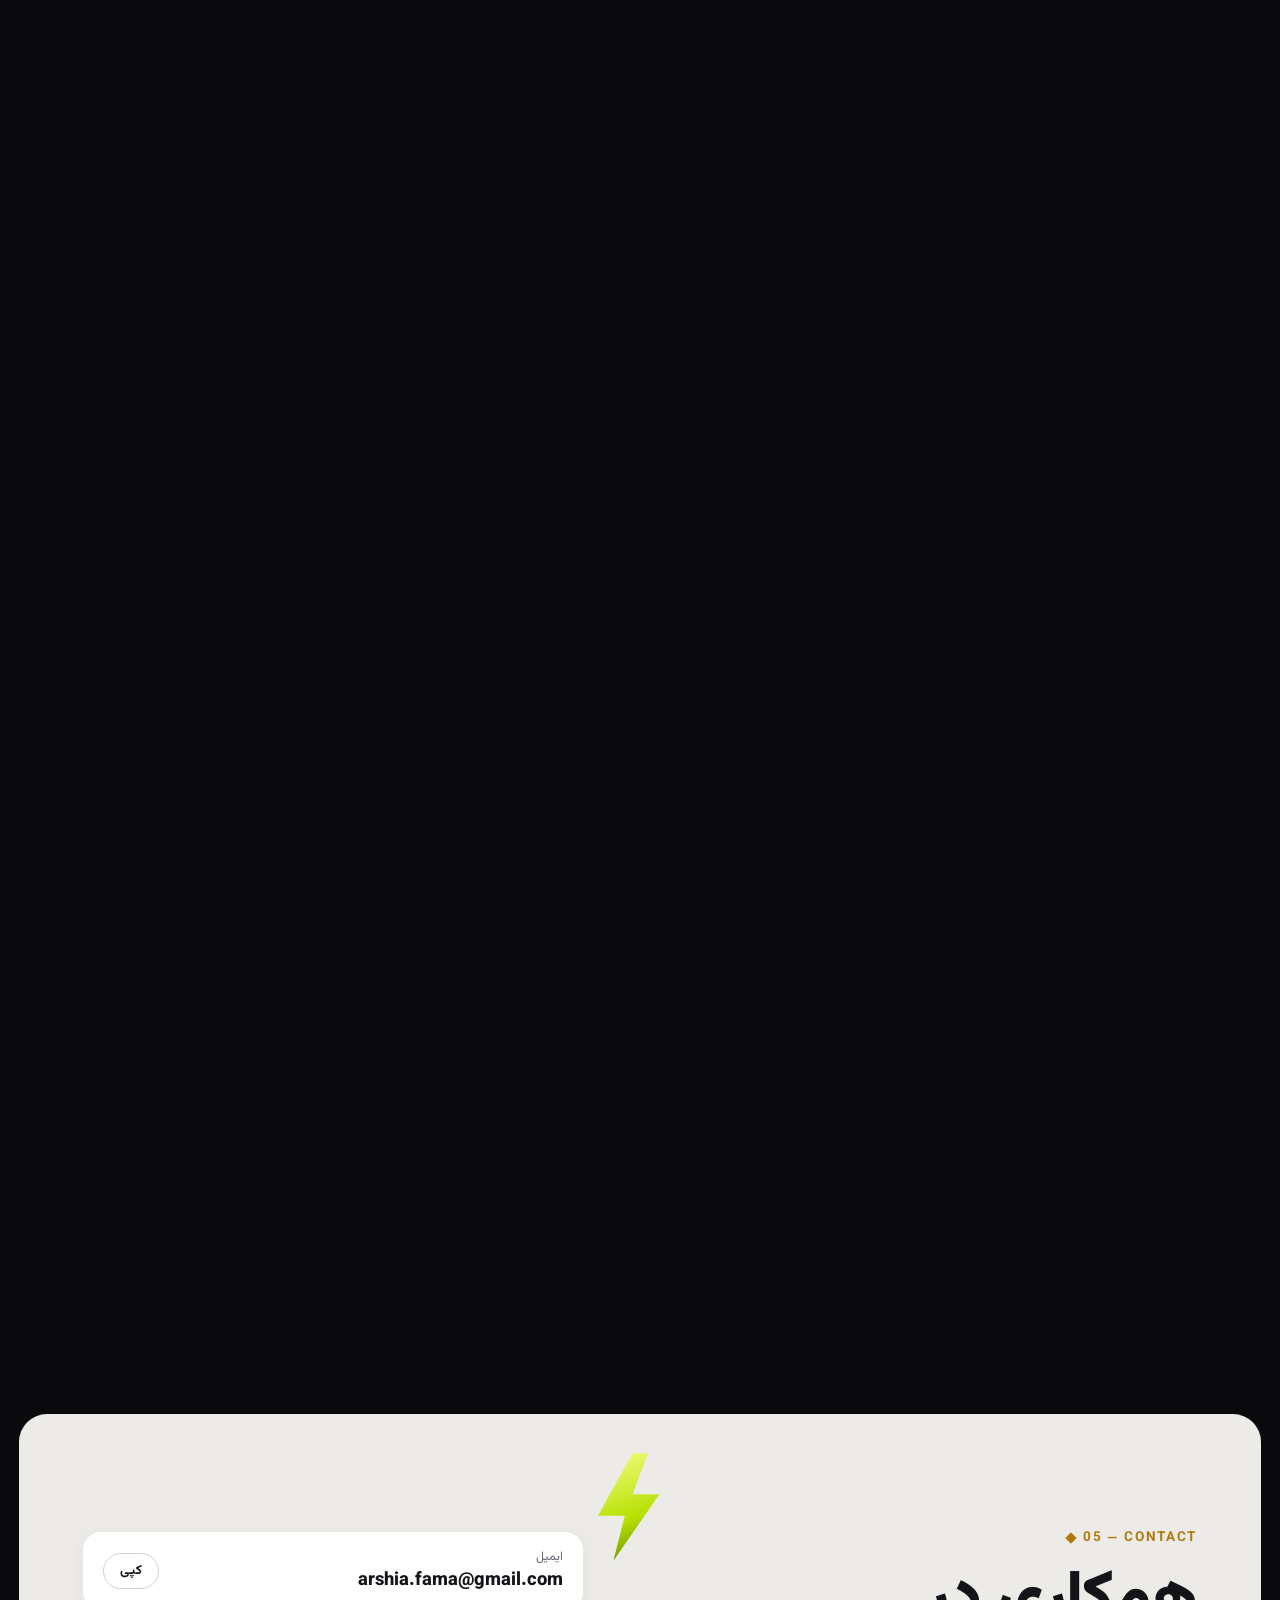
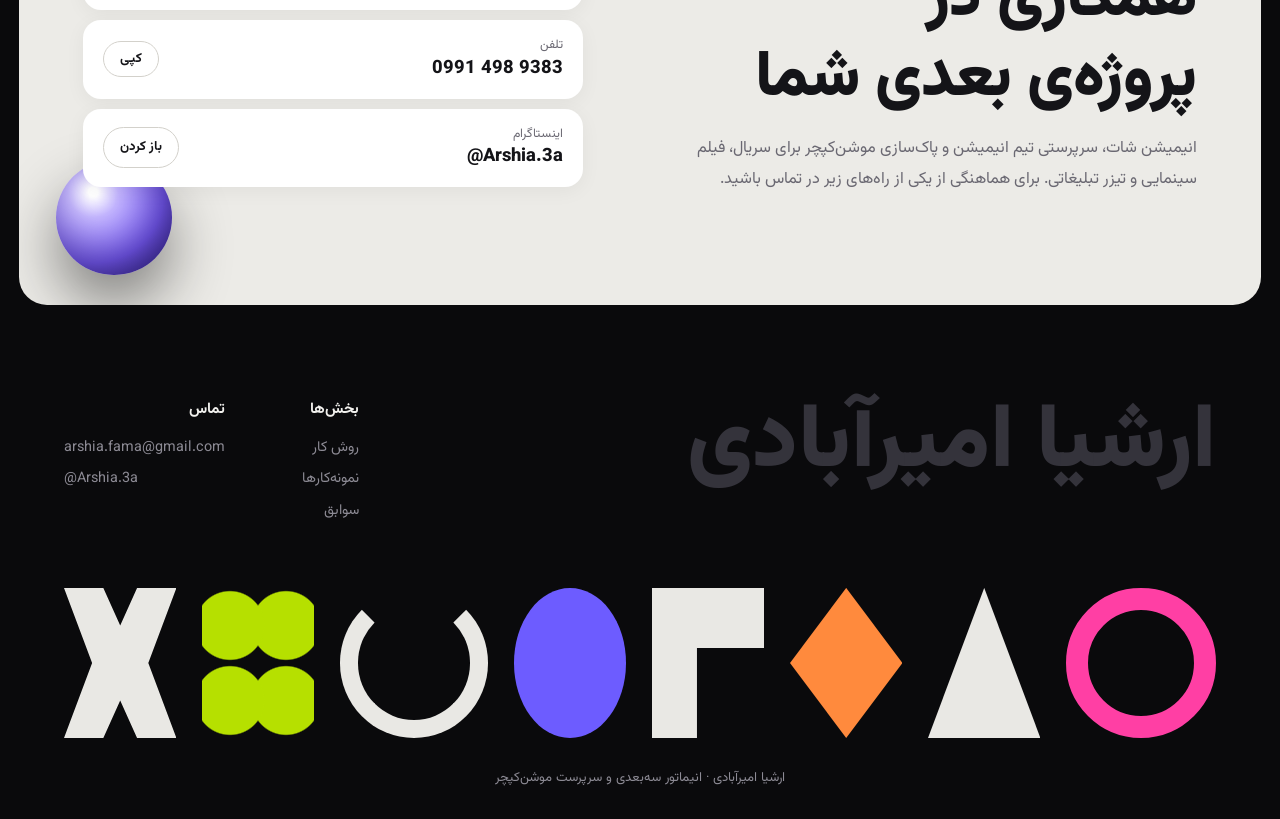
<file: v2/index.html>
<!doctype html>
<html lang="fa" dir="rtl">
<head>
  <meta charset="utf-8">
  <meta name="viewport" content="width=device-width, initial-scale=1, viewport-fit=cover">
  <title>ارشیا امیرآبادی | انیماتور سه‌بعدی</title>
  <meta name="description" content="پورتفولیوی ارشیا امیرآبادی، انیماتور سه‌بعدی و سرپرست موشن‌کپچر">
  <meta property="og:title" content="ارشیا امیرآبادی | انیماتور سه‌بعدی">
  <meta property="og:description" content="انیماتور سه‌بعدی و سرپرست موشن‌کپچر؛ سریال، سینما و تیزر">
  <meta property="og:image" content="../media/hero-poster.jpg">
  <meta name="robots" content="noindex">
  <meta name="theme-color" content="#0a0a0c">
  <link rel="preload" href="../fonts/Vazirmatn-wght.woff2" as="font" type="font/woff2" crossorigin>
  <link rel="stylesheet" href="style.css">
</head>
<body>
  <!-- ============ HEADER + MAYA TIME SLIDER ============ -->
  <header class="top" id="nav">
    <div class="top-row">
      <a class="brand" href="#top">
        <span class="brand-mark" aria-hidden="true"><i></i></span>
        <span class="brand-txt"><b>ارشیا امیرآبادی</b><small>انیماتور سه‌بعدی</small></span>
      </a>
      <nav class="menu" aria-label="بخش‌ها">
        <a href="#process">روش کار</a>
        <a href="#work">نمونه‌کارها</a>
        <a href="#experience">سوابق</a>
        <a href="#tools">ابزارها</a>
        <a href="#contact">تماس</a>
      </nav>
      <div class="top-end">
        <span class="fc" aria-hidden="true">فریم <b id="frame">۰۰۰۱</b> از ۷۵۰</span>
        <button class="pill-btn small" data-reel>دمو ریل ▶</button>
      </div>
    </div>
    <div class="slider" aria-hidden="true">
      <div class="ticks"></div>
      <div class="skeys" id="skeys"></div>
      <div class="ph" id="ph"></div>
    </div>
  </header>

  <main id="top">
    <!-- ============ HERO ============ -->
    <section class="hero">
      <span class="orb float h1o"></span>
      <span class="orb float h2o"></span>
      <span class="ring float h3o"></span>
      <div class="hero-in">
        <h1 class="hero-title" dir="ltr">
          <span class="line">Arshia</span>
          <span class="line grad">Amirabadi</span>
        </h1>
        <p class="role">انیماتور سه‌بعدی و سرپرست موشن‌کپچر</p>
      </div>

      <div class="head-stage" id="headStage">
        <span class="head-glow" aria-hidden="true"></span>
        <canvas id="headCv" width="339" height="412" role="img" aria-label="کاراکتر ارشیا که به نشانگر ماوس نگاه می‌کند"></canvas>
        <span class="head-floor" aria-hidden="true"></span>
      </div>

      <div class="hero-bottom">
        <p class="lede">تخصص من انیمیشن کی‌فریم کاراکتر و آبجکت، سرپرستی و پاک‌سازی موشن‌کپچر و آماده‌سازی شات در آنریل انجین، از چیدمان محیط و نورپردازی تا رندر نهایی است. در چهار سال گذشته در تولید سریال‌های تلویزیونی، فیلم سینمایی و تیزرهای تبلیغاتی، هم در جایگاه انیماتور و هم سرپرست انیمیشن، کار کرده‌ام.</p>
        <div class="hero-side">
          <div class="facts">
            <div><b>۴ سال</b><span>سابقه‌ی حرفه‌ای</span></div>
            <div><b>۵ کشور</b><span>ایران، ترکیه، آذربایجان، عربستان، تاجیکستان</span></div>
            <div><b>۱۱ پروژه</b><span>سریال، سینما و تیزر</span></div>
          </div>
          <div class="hero-cta">
            <button class="pill-btn" data-reel>پخش دمو ریل ▶</button>
            <a class="ghost-btn" href="#work">دیدن نمونه‌کارها</a>
          </div>
        </div>
      </div>
    </section>

    <!-- ============ MARQUEE + STRIP ============ -->
    <section class="marquee" aria-label="همکاری‌ها">
      <div class="marquee-track" id="marquee"></div>
    </section>
    <section class="strip" aria-hidden="true">
      <div class="strip-track" id="strip"></div>
    </section>

    <!-- ============ PROCESS / GRAPH EDITOR ============ -->
    <section class="process" id="process">
      <div class="sh reveal">
        <span class="kicker" dir="ltr">01 — PROCESS</span>
        <h2 class="display">از داده‌ی خام تا حرکت نهایی</h2>
        <p class="sub">این نمودار به سبک گراف ادیتور مایا روند کار روی هر شات را نشان می‌دهد. با اسکرول صفحه، داده‌ی خام موشن‌کپچر پاک‌سازی می‌شود و به منحنی‌های صاف با کلیدهای قابل ویرایش می‌رسد.</p>
      </div>
      <div class="ge" id="ge">
        <div class="ge-panel">
          <div class="ge-bar">
            <span class="ge-title"><i class="dots"><b></b><b></b><b></b></i>گراف ادیتور · <span dir="ltr">hips_ctrl</span></span>
            <span class="ax" dir="ltr"><span class="x">tx</span><span class="y">ty</span><span class="z">tz</span></span>
          </div>
          <canvas id="graph" role="img" aria-label="نمودار حرکت که از داده‌ی لرزان به منحنی صاف تبدیل می‌شود"></canvas>
          <div class="ge-foot">
            <span id="geState">داده‌ی خام موشن‌کپچر</span>
            <div class="meter" aria-hidden="true"><i id="geMeter"></i></div>
            <span id="gePct">۰٪</span>
          </div>
        </div>
        <div class="steps">
          <article class="step" data-at="0">
            <div class="k"><span dir="ltr">01</span> مرحله‌ی ۱</div>
            <h3>سرپرستی ضبط و پاک‌سازی موشن‌کپچر</h3>
            <p>داده‌ی خام موشن‌کپچر معمولاً لرزش، پرش مارکر و لغزش پا دارد. در این مرحله این خطاها برطرف می‌شود، تماس دست و پا با زمین و اشیا اصلاح می‌شود و حرکت به‌درستی روی ریگ کاراکتر منتقل می‌شود.</p>
          </article>
          <article class="step" data-at="0.4">
            <div class="k"><span dir="ltr">02</span> مرحله‌ی ۲</div>
            <h3>انیمیت دستی کاراکتر و آبجکت</h3>
            <p>حرکت‌هایی که با موشن‌کپچر ضبط‌شدنی نیستند به روش کی‌فریم در مایا ساخته می‌شوند؛ از حیوانات و کاراکترهای کارتونی تا بازی چهره و آبجکت‌هایی که وزن و تایمینگ دقیق می‌خواهند.</p>
          </article>
          <article class="step" data-at="0.75">
            <div class="k"><span dir="ltr">03</span> مرحله‌ی ۳</div>
            <h3>چیدمان، نور و رندر در آنریل</h3>
            <p>شات در آنریل انجین تکمیل می‌شود. چیدمان محیط، نورپردازی و رندر نهایی در این مرحله انجام می‌گیرد.</p>
          </article>
        </div>
      </div>
    </section>

    <!-- ============ WORK ============ -->
    <section class="projects" id="work">
      <div class="sh reveal">
        <span class="kicker" dir="ltr">02 — WORK</span>
        <h2 class="display">نمونه‌کارها</h2>
        <p class="sub">تصاویر و کلیپ‌ها از دمو ریل انتخاب شده‌اند. با نگه داشتن نشانگر روی هر کار، کلیپ کوتاه آن پخش می‌شود و با کلیک، دمو ریل از همان شات باز می‌شود.</p>
      </div>
      <div class="stack" id="stack"></div>
    </section>

    <!-- ============ REEL BANNER ============ -->
    <section class="reel-banner">
      <button class="reel-card reveal" data-reel aria-label="پخش دمو ریل">
        <img src="../media/hero-poster.jpg" alt="" loading="lazy">
        <span class="reel-text">دمو ریل</span>
        <span class="reel-play">▶</span>
        <span class="reel-meta">۶ دقیقه</span>
      </button>
    </section>

    <!-- ============ EXPERIENCE ============ -->
    <section class="experience" id="experience">
      <div class="sh reveal">
        <span class="kicker" dir="ltr">03 — EXPERIENCE</span>
        <h2 class="display">سوابق کاری</h2>
      </div>
      <div class="exp-grid">
        <div class="exp-list">
          <div class="exp reveal">
            <span class="exp-when">مهر ۱۴۰۱ تا کنون</span>
            <div>
              <h3>سرپرست انیمیشن <span>· ایفا تصویر آریا</span></h3>
              <ul>
                <li>سرپرستی انیمیشن و انیماتور در سریال ترکی Minicerilar</li>
                <li>سرپرستی انیمیشن سریال ترکی Notlar</li>
                <li>انیماتور کاراکتر و آبجکت در پروژه‌ی سینمایی «کایت» (بادبادک‌ها)</li>
                <li>سرپرستی موشن‌کپچر پروژه‌ی سینمایی «کایت» (بادبادک‌ها)</li>
                <li>انیماتور کاراکتر و آبجکت در پروژه‌ی آذربایجانی Cirtdan</li>
                <li>سرپرستی انیمیشن و انیماتور در سریال «جوانمردان»</li>
              </ul>
            </div>
          </div>
          <div class="exp reveal">
            <span class="exp-when">شهریور تا دی ۱۴۰۴</span>
            <div>
              <h3>سرپرست انیمیشن <span>· آریا انیمیشن</span></h3>
              <ul><li>سرپرستی انیمیشن و انیماتور در سه قسمت از مجموعه‌ی Mind Soul Body، محصول عربستان</li></ul>
            </div>
          </div>
          <div class="exp reveal">
            <span class="exp-when">فروردین ۱۴۰۱ تا کنون</span>
            <div>
              <h3>انیماتور آزاد <span>· فریلنس</span></h3>
              <ul>
                <li>تیزر المپیک برای تلوبیون</li>
                <li>مجموعه تیزرهای تبلیغاتی «عدل ایران»</li>
                <li>کاراکتر پروانه برای جشنواره‌ای در تاجیکستان</li>
                <li>کاراکتر سه‌بعدی گراز برای سریال «پایتخت»</li>
                <li>تیزر و تابلوی سه‌بعدی «شمرون کباب»</li>
              </ul>
            </div>
          </div>
        </div>
        <aside class="exp-side">
          <div class="box reveal">
            <h3>کشورهایی که برایشان کار کرده‌ام</h3>
            <div class="countries"><span>ایران</span><span>ترکیه</span><span>آذربایجان</span><span>عربستان</span><span>تاجیکستان</span></div>
          </div>
          <div class="box reveal">
            <h3>تحصیلات</h3>
            <div class="edu">
              <div><span>کارشناسی ارشد ارتباط تصویری<small>دانشگاه آزاد اسلامی، واحد علوم و تحقیقات</small></span><small>از ۱۴۰۳، در حال تحصیل</small></div>
              <div><span>کارشناسی شیمی محض<small>دانشگاه سمنان</small></span><small>۱۳۹۷ تا ۱۴۰۲</small></div>
            </div>
          </div>
          <div class="box reveal">
            <h3>زبان</h3>
            <p>فارسی (زبان مادری)، انگلیسی (بالاتر از متوسط)</p>
          </div>
        </aside>
      </div>
    </section>

    <!-- ============ TOOLS / DOPE SHEET ============ -->
    <section class="tools-sec" id="tools">
      <div class="sh reveal">
        <span class="kicker" dir="ltr">04 — TOOLS</span>
        <h2 class="display">ابزارها</h2>
        <p class="sub">سطح تسلط به هر نرم‌افزار به شیوه‌ی کلیدهای دوپ‌شیت نمایش داده شده است. یک کلید سطح مقدماتی، دو کلید سطح متوسط و سه کلید سطح پیشرفته را نشان می‌دهد.</p>
      </div>
      <div class="dope reveal" id="dope">
        <div class="dope-h"><div>نرم‌افزار</div><div class="lv"><span>مقدماتی</span><span>متوسط</span><span>پیشرفته</span></div><div class="lvl">سطح</div></div>
      </div>
    </section>

    <!-- ============ CONTACT ============ -->
    <section class="contact light" id="contact">
      <span class="orb float c1"></span>
      <span class="bolt float c2"></span>
      <div class="contact-head reveal">
        <span class="kicker dark" dir="ltr">05 — CONTACT</span>
        <h2 class="display">همکاری در پروژه‌ی بعدی شما</h2>
        <p>انیمیشن شات، سرپرستی تیم انیمیشن و پاک‌سازی موشن‌کپچر برای سریال، فیلم سینمایی و تیزر تبلیغاتی. برای هماهنگی از یکی از راه‌های زیر در تماس باشید.</p>
      </div>
      <div class="clist reveal">
        <div class="citem">
          <div><span class="lbl">ایمیل</span><a class="v" href="mailto:arshia.fama@gmail.com" dir="ltr">arshia.fama@gmail.com</a></div>
          <button class="copy" type="button" data-copy="arshia.fama@gmail.com">کپی</button>
        </div>
        <div class="citem">
          <div><span class="lbl">تلفن</span><a class="v" href="tel:+989914989383" dir="ltr">0991 498 9383</a></div>
          <button class="copy" type="button" data-copy="09914989383">کپی</button>
        </div>
        <div class="citem">
          <div><span class="lbl">اینستاگرام</span><a class="v" href="https://www.instagram.com/arshia.3a/" target="_blank" rel="noopener" dir="ltr">@Arshia.3a</a></div>
          <a class="copy" href="https://www.instagram.com/arshia.3a/" target="_blank" rel="noopener">باز کردن</a>
        </div>
      </div>
    </section>
  </main>

  <!-- ============ FOOTER ============ -->
  <footer class="footer">
    <div class="foot-top">
      <div class="foot-name">ارشیا امیرآبادی</div>
      <div class="foot-links">
        <div>
          <h4>بخش‌ها</h4>
          <a href="#process">روش کار</a>
          <a href="#work">نمونه‌کارها</a>
          <a href="#experience">سوابق</a>
        </div>
        <div>
          <h4>تماس</h4>
          <a href="mailto:arshia.fama@gmail.com" dir="ltr">arshia.fama@gmail.com</a>
          <a href="https://www.instagram.com/arshia.3a/" target="_blank" rel="noopener" dir="ltr">@Arshia.3a</a>
        </div>
      </div>
    </div>
    <div class="shapes" aria-hidden="true">
      <i class="s s1"></i><i class="s s2"></i><i class="s s3"></i><i class="s s4"></i>
      <i class="s s5"></i><i class="s s6"></i><i class="s s7"></i><i class="s s8"></i>
    </div>
    <p class="copyline">ارشیا امیرآبادی · انیماتور سه‌بعدی و سرپرست موشن‌کپچر</p>
  </footer>

  <dialog id="lightbox" class="lightbox" aria-label="دمو ریل">
    <button class="close" aria-label="بستن">×</button>
    <video id="reel" controls playsinline preload="none"></video>
    <div class="lb-info"><h3>دمو ریل ارشیا امیرآبادی</h3><p id="lbLabel"></p></div>
  </dialog>

  <script src="works.js"></script>
  <script src="script.js"></script>
  <script src="head.js"></script>
</body>
</html>
</file>
<file: style.css>
@font-face {
  font-family: "Vazirmatn";
  src: url("fonts/Vazirmatn-wght.woff2") format("woff2");
  font-weight: 100 900;
  font-style: normal;
  font-display: swap;
}

:root {
  --bg: #0a0a0c;
  --card: #121216;
  --line: #2a2a31;
  --text: #f2f1ee;
  --muted: #8d8b95;
  --light: #ecebe7;
  --light-text: #141418;
  --light-muted: #6a6872;
  --grad: linear-gradient(90deg, #6d5cff, #ff3fa4 55%, #ff8a3d);
  /* Maya colours */
  --key: #e6b450;
  --key-soft: rgba(230, 180, 80, 0.12);
  --playhead: #e5534b;
  --cx: #e5534b;
  --cy: #6fbf73;
  --cz: #5b9cf0;
  --ge-bg: #15171b;
  --ge-line: #262a30;
  --font: "Vazirmatn", Tahoma, sans-serif;
  --radius: 28px;
  --pad: clamp(16px, 5vw, 72px);
}

* { box-sizing: border-box; }
html { scroll-behavior: smooth; scroll-padding-top: 90px; }
body {
  margin: 0;
  background: var(--bg);
  color: var(--text);
  font-family: var(--font);
  line-height: 1.9;
  overflow-x: hidden;
  -webkit-font-smoothing: antialiased;
}
a { color: inherit; text-decoration: none; }
img, video { display: block; max-width: 100%; }
button { font-family: inherit; }
:focus-visible { outline: 2px solid var(--key); outline-offset: 3px; }

/* ================= common ================= */
.display {
  margin: 0;
  font-weight: 900;
  font-size: clamp(2.2rem, 6.5vw, 5rem);
  line-height: 1.25;
  letter-spacing: -0.01em;
  text-wrap: balance;
}
.sh { max-width: 1160px; margin: 0 auto 48px; }
.sh .sub { max-width: 640px; color: var(--muted); margin: 14px 0 0; }
.kicker {
  display: inline-flex;
  align-items: center;
  gap: 8px;
  font-size: 0.85rem;
  font-weight: 700;
  color: var(--key);
  letter-spacing: 0.12em;
  margin-bottom: 8px;
}
.kicker::before { content: ""; width: 8px; height: 8px; background: var(--key); transform: rotate(45deg); }
.kicker.dark { color: #b07a10; }
.kicker.dark::before { background: #b07a10; }

.pill-btn {
  display: inline-flex;
  align-items: center;
  gap: 8px;
  padding: 12px 26px;
  border: 0;
  border-radius: 999px;
  background: var(--grad);
  color: #fff;
  font-weight: 800;
  font-size: 0.95rem;
  cursor: pointer;
  box-shadow: 0 8px 30px rgba(255, 63, 164, 0.35);
  transition: transform 0.25s, box-shadow 0.25s;
}
.pill-btn:hover { transform: translateY(-3px) scale(1.03); box-shadow: 0 14px 40px rgba(255, 63, 164, 0.5); }
.pill-btn.small { padding: 7px 18px; font-size: 0.85rem; }
.ghost-btn {
  display: inline-flex;
  align-items: center;
  padding: 12px 26px;
  border-radius: 999px;
  border: 1px solid rgba(255, 255, 255, 0.3);
  font-weight: 800;
  font-size: 0.95rem;
  transition: background 0.2s, color 0.2s;
}
.ghost-btn:hover { background: #fff; color: #000; }

.reveal { opacity: 0; transform: translateY(40px); transition: opacity 0.9s ease, transform 0.9s cubic-bezier(.2,.7,.2,1); }
.reveal.in { opacity: 1; transform: none; }

/* glossy "3D" spheres */
.orb {
  position: absolute;
  border-radius: 50%;
  background: radial-gradient(circle at 32% 28%, #fff 0 4%, var(--c1) 22%, var(--c2) 62%, var(--c3) 100%);
  box-shadow: inset -12px -18px 40px rgba(0, 0, 0, 0.35), 0 30px 60px rgba(0, 0, 0, 0.45);
  pointer-events: none;
}
.ring {
  position: absolute;
  aspect-ratio: 1;
  border-radius: 50%;
  border: clamp(12px, 1.8vw, 24px) solid transparent;
  background: linear-gradient(135deg, #ff9ad0, #ff3fa4 50%, #7a0046) border-box;
  -webkit-mask: linear-gradient(#000 0 0) padding-box exclude, linear-gradient(#000 0 0);
  mask: linear-gradient(#000 0 0) padding-box exclude, linear-gradient(#000 0 0);
  pointer-events: none;
}
.float { animation: float 7s ease-in-out infinite; }
@keyframes float {
  0%, 100% { transform: translateY(0) rotate(0); }
  50% { transform: translateY(-22px) rotate(8deg); }
}

/* ================= header + maya time slider ================= */
.top {
  position: fixed;
  inset: 0 0 auto 0;
  z-index: 50;
  padding-top: env(safe-area-inset-top, 0px);
  transition: background 0.35s, border-color 0.35s, backdrop-filter 0.35s;
  border-bottom: 1px solid transparent;
}
.top.scrolled {
  background: rgba(12, 12, 15, 0.78);
  backdrop-filter: blur(16px) saturate(1.4);
  -webkit-backdrop-filter: blur(16px) saturate(1.4);
  border-bottom-color: var(--line);
}
.top-row {
  display: grid;
  grid-template-columns: 1fr auto 1fr;
  align-items: center;
  gap: 16px;
  height: 64px;
  padding: 0 var(--pad);
}
.brand { display: inline-flex; align-items: center; gap: 12px; justify-self: start; }
.brand-mark {
  width: 38px;
  height: 38px;
  display: grid;
  place-items: center;
  border-radius: 12px;
  background: var(--grad);
  box-shadow: 0 6px 20px rgba(255, 63, 164, 0.35);
}
.brand-mark i { width: 13px; height: 13px; background: #fff; transform: rotate(45deg); border-radius: 2px; }
.brand-txt { display: flex; flex-direction: column; line-height: 1.35; }
.brand-txt b { font-weight: 900; font-size: 0.98rem; }
.brand-txt small { color: var(--muted); font-size: 0.75rem; }

.menu {
  display: flex;
  gap: 4px;
  padding: 5px;
  border-radius: 999px;
  background: rgba(255, 255, 255, 0.04);
  border: 1px solid var(--line);
}
.menu a {
  padding: 6px 16px;
  border-radius: 999px;
  font-size: 0.88rem;
  color: var(--muted);
  transition: color 0.2s, background 0.2s;
}
.menu a:hover { color: var(--text); }
.menu a.on { color: #111; background: var(--text); font-weight: 700; }

.top-end { display: flex; align-items: center; gap: 16px; justify-self: end; }
.fc { font-size: 0.78rem; color: var(--muted); white-space: nowrap; }
.fc b { color: var(--key); font-weight: 600; font-variant-numeric: tabular-nums; }

.slider { position: relative; height: 16px; direction: ltr; margin: 0 var(--pad); }
.ticks {
  position: absolute;
  inset: 0;
  background-image: repeating-linear-gradient(to right, var(--line) 0 1px, transparent 1px 10px);
  -webkit-mask-image: linear-gradient(to bottom, transparent 55%, #000 55%);
  mask-image: linear-gradient(to bottom, transparent 55%, #000 55%);
}
.ticks::after {
  content: "";
  position: absolute;
  inset: 0;
  background-image: repeating-linear-gradient(to right, #55545e 0 1px, transparent 1px 50px);
  -webkit-mask-image: linear-gradient(to bottom, transparent 25%, #000 25%);
  mask-image: linear-gradient(to bottom, transparent 25%, #000 25%);
}
.skeys { position: absolute; inset: 0; }
.skeys i { position: absolute; top: 5px; width: 7px; height: 7px; background: var(--key); transform: translateX(-50%) rotate(45deg); opacity: 0.85; }
.ph { position: absolute; top: 0; bottom: 0; left: 0; width: 2px; background: var(--playhead); will-change: transform; }
.ph::before { content: ""; position: absolute; top: 0; left: -4px; width: 10px; height: 6px; background: var(--playhead); border-radius: 1px; }

/* ================= hero ================= */
.hero {
  position: relative;
  min-height: 100svh;
  padding: 130px var(--pad) 56px;
  display: flex;
  flex-direction: column;
  justify-content: center;
  overflow: hidden;
}
.hero::before {
  content: "";
  position: absolute;
  inset: auto -20% -40% -20%;
  height: 75%;
  background: radial-gradient(ellipse at center, rgba(109, 92, 255, 0.26), transparent 65%);
  pointer-events: none;
}
.hero-in { position: relative; z-index: 1; text-align: center; }
.eyebrow { margin: 0 0 6px; color: var(--muted); font-size: 0.95rem; }
.hero-title { margin: 0; font-weight: 900; line-height: 1.05; font-size: clamp(3rem, 11vw, 9rem); letter-spacing: -0.03em; }
.hero-title .line { display: block; animation: rise 1.1s cubic-bezier(.2,.7,.2,1) both; }
.hero-title .line:nth-child(2) { animation-delay: 0.12s; }
.hero-title .grad {
  background: linear-gradient(90deg, #a99bff, #ff6fbd 55%, #ffae73);
  -webkit-background-clip: text;
  background-clip: text;
  color: transparent;
  padding-bottom: 0.08em;
}
@keyframes rise { from { transform: translateY(50%); opacity: 0; } }
.role { margin: 10px 0 0; font-size: clamp(1rem, 2vw, 1.25rem); font-weight: 600; color: #c9c7cf; }

.hero-visual {
  position: relative;
  z-index: 2;
  width: min(600px, 84vw, 64svh);
  aspect-ratio: 16 / 10;
  margin: 40px auto 48px;
  will-change: transform;
}
.hero-window {
  position: absolute;
  inset: 0;
  padding: 0;
  border: 1px solid rgba(255, 255, 255, 0.14);
  border-radius: 30px;
  overflow: hidden;
  background: #000;
  cursor: pointer;
  transform: rotate(-3deg);
  box-shadow: 0 40px 100px rgba(0, 0, 0, 0.7), 0 0 0 10px rgba(255, 255, 255, 0.03);
  animation: pop 1.2s 0.25s cubic-bezier(.2,.7,.2,1) both;
  transition: transform 0.5s cubic-bezier(.2,.7,.2,1);
}
.hero-window:hover { transform: rotate(0) scale(1.02); }
@keyframes pop { from { opacity: 0; transform: rotate(-12deg) scale(0.7); } }
.hero-window video { width: 100%; height: 100%; object-fit: cover; }
.hud {
  position: absolute;
  inset: 14px 16px auto 16px;
  display: flex;
  justify-content: space-between;
  font-size: 0.72rem;
  color: #fff;
  text-shadow: 0 1px 6px rgba(0, 0, 0, 0.8);
  font-variant-numeric: tabular-nums;
}
.rec::before { content: ""; display: inline-block; width: 8px; height: 8px; border-radius: 50%; background: var(--playhead); margin-inline-end: 6px; animation: blink 1.4s infinite; }
@keyframes blink { 50% { opacity: 0.2; } }
.hw-play {
  position: absolute;
  inset: auto auto 18px 18px;
  width: 54px;
  height: 54px;
  display: grid;
  place-items: center;
  border-radius: 50%;
  background: var(--grad);
  color: #fff;
  padding-left: 3px;
  box-shadow: 0 8px 24px rgba(255, 63, 164, 0.5);
}
.h1o { --c1: #b9a8ff; --c2: #6d5cff; --c3: #2a1d8a; width: clamp(70px, 9vw, 140px); aspect-ratio: 1; right: 8%; top: 22%; }
.h2o { --c1: #ffc59e; --c2: #ff8a3d; --c3: #b23c00; width: clamp(40px, 5vw, 80px); aspect-ratio: 1; left: 9%; top: 58%; animation-delay: -2s; }
.h3o { width: clamp(60px, 8vw, 120px); left: 7%; top: 18%; animation-delay: -4s; }

.hero-bottom {
  position: relative;
  z-index: 3;
  display: grid;
  grid-template-columns: 1.1fr 1fr;
  gap: clamp(24px, 5vw, 72px);
  align-items: end;
  max-width: 1160px;
  margin: 0 auto;
  width: 100%;
}
.lede { margin: 0; color: #c9c7cf; font-size: 1.02rem; }
.hero-side { display: grid; gap: 22px; }
.facts { display: grid; grid-template-columns: repeat(3, 1fr); gap: 10px; }
.facts div { padding: 12px 14px; border: 1px solid var(--line); border-radius: 16px; background: rgba(255,255,255,.02); line-height: 1.5; }
.facts b { display: block; font-weight: 900; font-size: 1.15rem; }
.facts span { color: var(--muted); font-size: 0.75rem; }
.hero-cta { display: flex; gap: 10px; flex-wrap: wrap; }

/* ================= marquee + strip ================= */
.marquee {
  overflow: hidden;
  border-block: 1px solid var(--line);
  padding: 20px 0;
  direction: ltr;
  -webkit-mask-image: linear-gradient(90deg, transparent, #000 10%, #000 90%, transparent);
  mask-image: linear-gradient(90deg, transparent, #000 10%, #000 90%, transparent);
}
.marquee-track { display: flex; width: max-content; animation: marquee 40s linear infinite; }
.marquee-track span {
  display: inline-flex;
  align-items: center;
  gap: 18px;
  padding: 0 26px;
  font-weight: 800;
  font-size: 1.1rem;
  color: #c9c7cf;
  white-space: nowrap;
}
.marquee-track span::after { content: "◆"; font-size: 0.6rem; color: var(--key); }
@keyframes marquee { to { transform: translateX(-50%); } }
.strip { overflow: hidden; padding: 26px 0 0; direction: ltr; }
.strip-track { display: flex; gap: 14px; width: max-content; animation: marquee 70s linear infinite reverse; }
.strip-track img { width: clamp(220px, 24vw, 340px); aspect-ratio: 16 / 9; object-fit: cover; border-radius: 20px; }

/* ================= process / graph editor ================= */
.process { padding: 130px var(--pad) 60px; }
.ge {
  max-width: 1160px;
  margin: 0 auto;
  display: grid;
  grid-template-columns: minmax(0, 1.25fr) minmax(0, 1fr);
  gap: clamp(24px, 4vw, 56px);
  align-items: start;
}
.ge-panel {
  position: sticky;
  top: 110px;
  background: var(--ge-bg);
  border: 1px solid var(--ge-line);
  border-radius: 20px;
  overflow: hidden;
  box-shadow: 0 30px 80px rgba(0, 0, 0, 0.5);
}
.ge-bar, .ge-foot {
  display: flex;
  justify-content: space-between;
  align-items: center;
  gap: 12px;
  padding: 11px 16px;
  font-size: 0.78rem;
  color: var(--muted);
  background: #1b1e23;
}
.ge-bar { border-bottom: 1px solid var(--ge-line); }
.ge-foot { border-top: 1px solid var(--ge-line); font-size: 0.85rem; color: #c9c7cf; }
.ge-title { display: inline-flex; align-items: center; gap: 10px; }
.dots { display: inline-flex; gap: 5px; }
.dots b { width: 9px; height: 9px; border-radius: 50%; background: #3a3d44; }
.dots b:first-child { background: var(--cx); }
.ax { display: flex; gap: 12px; }
.ax span::before { content: ""; display: inline-block; width: 10px; height: 2px; margin-inline-end: 6px; vertical-align: middle; background: currentColor; }
.ax .x { color: var(--cx); } .ax .y { color: var(--cy); } .ax .z { color: var(--cz); }
#graph { width: 100%; aspect-ratio: 16 / 10; display: block; background: var(--ge-bg); }
.meter { flex: 1; height: 4px; background: var(--ge-line); border-radius: 2px; overflow: hidden; max-width: 220px; }
.meter i { display: block; height: 100%; width: 0; background: var(--key); }
#gePct { font-variant-numeric: tabular-nums; min-width: 3em; text-align: left; }

.steps { display: grid; gap: 16px; }
.step {
  border: 1px solid var(--line);
  border-radius: 20px;
  padding: 24px 24px 22px;
  background: var(--card);
  transition: border-color 0.35s, background 0.35s, transform 0.35s;
}
.step.on { border-color: rgba(230, 180, 80, 0.55); background: var(--key-soft); transform: translateX(-6px); }
.step .k { font-size: 0.8rem; color: var(--muted); margin-bottom: 8px; display: flex; align-items: center; gap: 10px; }
.step .k::before { content: ""; width: 8px; height: 8px; border: 1.5px solid var(--muted); transform: rotate(45deg); }
.step.on .k::before { background: var(--key); border-color: var(--key); }
.step .k span { font-weight: 900; color: var(--text); }
.step h3 { margin: 0 0 6px; font-size: 1.2rem; font-weight: 800; }
.step p { margin: 0; color: var(--muted); font-size: 0.95rem; }

/* ================= projects ================= */
.projects { padding: 60px var(--pad) 40px; }
.projects .sh, .experience .sh, .tools-sec .sh { text-align: right; }
.stack { max-width: 1080px; margin: 0 auto; }
.pcard {
  position: relative;
  margin-bottom: 40px;
  padding: 22px;
  background: var(--card);
  border: 1px solid var(--line);
  border-radius: var(--radius);
  box-shadow: 0 -24px 60px rgba(0, 0, 0, 0.6);
}
@media (min-width: 900px) and (min-height: 760px) {
  .pcard { position: sticky; top: calc(100px + var(--i) * 26px); }
}
.pcard-head { display: flex; align-items: center; gap: 18px; margin-bottom: 18px; }
.pcard-num { font-weight: 900; font-size: clamp(2rem, 4vw, 3rem); line-height: 1; color: #3d3c45; }
.pcard-title { flex: 1; min-width: 0; line-height: 1.55; }
.pcard-en { font-size: 0.7rem; letter-spacing: 0.12em; color: var(--key); font-weight: 700; }
.pcard-title h3 { margin: 0; font-size: clamp(1.1rem, 2.4vw, 1.5rem); font-weight: 900; }
.pcard-title p { margin: 0; color: var(--muted); font-size: 0.85rem; }
.pcard-count { font-size: 0.75rem; padding: 4px 12px; border-radius: 999px; border: 1px solid var(--line); color: var(--muted); white-space: nowrap; }
.view-btn {
  font-size: 0.8rem;
  font-weight: 800;
  padding: 7px 18px;
  border-radius: 999px;
  border: 1px solid #fff;
  background: transparent;
  color: #fff;
  cursor: pointer;
  white-space: nowrap;
  transition: all 0.2s;
}
.view-btn:hover { background: #fff; color: #000; }

.pgrid { display: grid; gap: 12px; grid-template-columns: repeat(4, 1fr); }
.pgrid.n2 { grid-template-columns: repeat(2, 1fr); }
.pgrid.n3 { grid-template-columns: repeat(3, 1fr); }
.pgrid.n7 .tile:nth-child(n+6) { grid-column: span 2; aspect-ratio: 32 / 9; }
.pgrid.n3 .tile:first-child, .pgrid.n5 .tile:first-child, .pgrid.n7 .tile:first-child { grid-column: span 2; grid-row: span 2; }
.tile {
  position: relative;
  padding: 0;
  border: 0;
  border-radius: 16px;
  overflow: hidden;
  background: #1b1b21;
  aspect-ratio: 16 / 9;
  cursor: pointer;
  color: #fff;
  text-align: right;
}
.pgrid .tile:first-child:not(:only-child) { aspect-ratio: auto; }
.pgrid.n2 .tile:first-child { aspect-ratio: 16 / 9; }
.tile img, .tile video {
  position: absolute;
  inset: 0;
  width: 100%;
  height: 100%;
  object-fit: cover;
  transition: transform 0.6s cubic-bezier(.2,.7,.2,1), opacity 0.3s;
}
.tile video { opacity: 0; }
.tile.playing video { opacity: 1; }
.tile:hover img, .tile:hover video { transform: scale(1.05); }
.tile::after { content: ""; position: absolute; inset: 0; background: linear-gradient(to top, rgba(0,0,0,.85), transparent 55%); pointer-events: none; }
.tile-cap { position: absolute; inset: auto 14px 10px 14px; z-index: 1; display: flex; flex-direction: column; line-height: 1.5; }
.tile-cap b { font-size: 0.92rem; }
.tile-cap small { color: #c9c7cf; font-size: 0.75rem; }
.tile-code, .live {
  position: absolute;
  top: 10px;
  z-index: 1;
  font-size: 0.68rem;
  padding: 2px 10px;
  border-radius: 999px;
  background: rgba(0, 0, 0, 0.6);
}
.tile-code { left: 10px; font-variant-numeric: tabular-nums; letter-spacing: 0.03em; }
.live { right: 10px; opacity: 0; transition: opacity 0.2s; }
.live::before { content: ""; display: inline-block; width: 6px; height: 6px; border-radius: 50%; background: var(--playhead); margin-inline-end: 5px; vertical-align: middle; }
.tile.playing .live { opacity: 1; }

/* ================= reel banner ================= */
.reel-banner { padding: 70px var(--pad) 20px; }
.reel-card {
  position: relative;
  display: block;
  width: 100%;
  max-width: 1200px;
  margin: 0 auto;
  aspect-ratio: 21 / 9;
  padding: 0;
  border: 0;
  border-radius: var(--radius);
  overflow: hidden;
  cursor: pointer;
  background: #000;
  color: #fff;
}
.reel-card img { width: 100%; height: 100%; object-fit: cover; opacity: 0.5; transition: transform 0.8s cubic-bezier(.2,.7,.2,1), opacity 0.4s; }
.reel-card:hover img { transform: scale(1.04); opacity: 0.65; }
.reel-text {
  position: absolute;
  inset: 0;
  display: grid;
  place-items: center;
  font-weight: 900;
  font-size: clamp(3rem, 12vw, 10rem);
  color: transparent;
  -webkit-text-stroke: 2px rgba(255, 255, 255, 0.85);
}
.reel-play {
  position: absolute;
  inset: 0;
  margin: auto;
  width: clamp(64px, 9vw, 110px);
  height: clamp(64px, 9vw, 110px);
  display: grid;
  place-items: center;
  border-radius: 50%;
  background: var(--grad);
  font-size: clamp(1.2rem, 2.4vw, 2rem);
  padding-left: 5px;
  box-shadow: 0 14px 40px rgba(255, 63, 164, 0.5);
  transition: transform 0.3s;
}
.reel-card:hover .reel-play { transform: scale(1.12); }
.reel-meta { position: absolute; bottom: 16px; right: 22px; font-size: 0.85rem; color: #ddd; }

/* ================= experience ================= */
.experience { padding: 120px var(--pad) 60px; }
.exp-grid { max-width: 1160px; margin: 0 auto; display: grid; grid-template-columns: 1.6fr 1fr; gap: clamp(24px, 4vw, 56px); align-items: start; }
.exp { display: grid; grid-template-columns: 150px 1fr; gap: 20px; padding: 26px 0; border-top: 1px solid var(--line); }
.exp:last-child { border-bottom: 1px solid var(--line); }
.exp-when { color: var(--key); font-size: 0.88rem; padding-top: 4px; }
.exp h3 { margin: 0 0 6px; font-size: 1.2rem; font-weight: 800; }
.exp h3 span { color: var(--muted); font-weight: 400; font-size: 0.95rem; }
.exp ul { margin: 0; padding-right: 18px; color: #bcbac4; font-size: 0.95rem; }
.exp li::marker { color: var(--key); }
.exp-side { display: grid; gap: 14px; position: sticky; top: 110px; }
.box { border: 1px solid var(--line); border-radius: 20px; padding: 20px 22px; background: var(--card); }
.box h3 { margin: 0 0 12px; font-size: 1rem; font-weight: 800; }
.box p { margin: 0; color: var(--muted); font-size: 0.95rem; }
.countries { display: flex; flex-wrap: wrap; gap: 8px; }
.countries span { padding: 4px 14px; border-radius: 999px; border: 1px solid var(--line); font-size: 0.85rem; }
.edu { display: grid; gap: 12px; }
.edu div { display: flex; justify-content: space-between; gap: 12px; font-size: 0.95rem; line-height: 1.6; }
.edu small { display: block; color: var(--muted); font-size: 0.8rem; }
.edu div > small { white-space: nowrap; }

/* ================= tools / dope sheet ================= */
.tools-sec { padding: 80px var(--pad) 120px; }
.dope { max-width: 1160px; margin: 0 auto; border: 1px solid var(--ge-line); border-radius: 20px; overflow: hidden; background: var(--ge-bg); }
.dope-h, .row { display: grid; grid-template-columns: minmax(130px, 210px) minmax(0, 1fr) 100px; align-items: center; }
.dope-h { font-size: 0.75rem; color: var(--muted); border-bottom: 1px solid var(--ge-line); background: #1b1e23; }
.dope-h > div, .row > div { padding: 12px 18px; }
.dope-h .lv { display: grid; grid-template-columns: repeat(3, 1fr); text-align: center; }
.row { border-bottom: 1px solid var(--ge-line); transition: background 0.2s; }
.row:hover { background: rgba(255, 255, 255, 0.02); }
.row:last-child { border-bottom: 0; }
.row .n { font-weight: 700; }
.row .n small { display: block; color: var(--muted); font-weight: 400; font-size: 0.78rem; line-height: 1.4; }
.track { position: relative; height: 22px; background-image: repeating-linear-gradient(to left, transparent 0 calc(33.333% - 1px), var(--ge-line) calc(33.333% - 1px) 33.333%); }
.track .bar { position: absolute; top: 9px; height: 4px; inset-inline-start: 0; width: 0; background: linear-gradient(to left, var(--key-soft), rgba(230, 180, 80, 0.6)); border-radius: 2px; transition: width 1.1s cubic-bezier(.2,.7,.2,1); }
.track i { position: absolute; top: 6px; width: 10px; height: 10px; background: var(--key); transform: translateX(50%) rotate(45deg); opacity: 0; transition: opacity 0.3s 0.6s; }
.dope.go .track i { opacity: 1; }
.lvl { font-size: 0.85rem; color: var(--muted); text-align: left; }

/* ================= contact ================= */
.light { position: relative; background: var(--light); color: var(--light-text); border-radius: var(--radius); margin: 0 clamp(8px, 1.5vw, 20px); }
.contact {
  display: grid;
  grid-template-columns: 1.1fr 1fr;
  align-items: center;
  gap: clamp(28px, 5vw, 72px);
  padding: 110px var(--pad);
  overflow: hidden;
}
.contact .display { font-size: clamp(2rem, 5vw, 4rem); }
.contact-head p { color: var(--light-muted); font-size: 1.02rem; margin: 14px 0 0; max-width: 520px; }
.clist { display: grid; gap: 10px; position: relative; z-index: 1; }
.citem {
  display: flex;
  align-items: center;
  justify-content: space-between;
  gap: 16px;
  padding: 16px 20px;
  border-radius: 18px;
  background: #fff;
  box-shadow: 0 4px 20px rgba(0, 0, 0, 0.05);
}
.citem > div { display: flex; flex-direction: column; min-width: 0; line-height: 1.5; }
.lbl { font-size: 0.78rem; color: var(--light-muted); }
.v { font-weight: 800; font-size: clamp(1rem, 2vw, 1.15rem); overflow-wrap: anywhere; text-align: right; }
.v:hover { text-decoration: underline; }
.copy {
  flex-shrink: 0;
  padding: 7px 16px;
  border-radius: 999px;
  border: 1px solid #d3d1cb;
  background: transparent;
  font-size: 0.82rem;
  font-weight: 700;
  color: var(--light-text);
  cursor: pointer;
  transition: background 0.2s, color 0.2s;
}
.copy:hover { background: var(--light-text); color: #fff; }
.c1 { --c1: #c4b6ff; --c2: #7a5cff; --c3: #2d1a8f; width: clamp(60px, 9vw, 120px); aspect-ratio: 1; left: 3%; bottom: 6%; }
.bolt {
  position: absolute;
  width: clamp(40px, 6vw, 80px);
  aspect-ratio: 1 / 1.4;
  left: 46%;
  top: 8%;
  background: linear-gradient(160deg, #f6ff8a, #b6e000 60%, #5c7a00);
  clip-path: polygon(55% 0, 10% 58%, 45% 58%, 30% 100%, 90% 38%, 55% 38%, 75% 0);
  filter: drop-shadow(0 12px 18px rgba(0,0,0,.3));
  animation-delay: -2s;
}

/* ================= footer ================= */
.footer { padding: 90px var(--pad) 28px; overflow: hidden; }
.foot-top { display: flex; justify-content: space-between; align-items: flex-start; gap: 40px; flex-wrap: wrap; }
.foot-name { font-weight: 900; font-size: clamp(2.2rem, 7vw, 6rem); line-height: 1.1; color: #34333b; white-space: nowrap; }
.foot-links { display: flex; gap: clamp(32px, 6vw, 90px); }
.foot-links div { display: flex; flex-direction: column; gap: 4px; font-size: 0.9rem; color: var(--muted); }
.foot-links h4 { margin: 0 0 6px; color: var(--text); font-size: 0.95rem; }
.foot-links a:hover { color: var(--text); }
.shapes { display: flex; justify-content: space-between; gap: 2vw; margin: 64px 0 28px; direction: ltr; }
.s { display: block; flex: 1; aspect-ratio: 1; max-width: 150px; transition: transform 0.5s cubic-bezier(.2,.7,.2,1); }
.s:hover { transform: rotate(90deg) scale(1.08); }
.s1 { background: #e9e8e4; clip-path: polygon(0 0, 35% 0, 50% 25%, 65% 0, 100% 0, 75% 50%, 100% 100%, 65% 100%, 50% 75%, 35% 100%, 0 100%, 25% 50%); }
.s2 { background: radial-gradient(circle at 25% 25%, #b6e000 24%, transparent 25%), radial-gradient(circle at 75% 25%, #b6e000 24%, transparent 25%), radial-gradient(circle at 25% 75%, #b6e000 24%, transparent 25%), radial-gradient(circle at 75% 75%, #b6e000 24%, transparent 25%); }
.s3 { border: 18px solid #e9e8e4; border-top-color: transparent; border-radius: 50%; }
.s4 { background: #6d5cff; border-radius: 50%; }
.s5 { background: #e9e8e4; clip-path: polygon(0 0, 100% 0, 100% 40%, 40% 40%, 40% 100%, 0 100%); }
.s6 { background: #ff8a3d; clip-path: polygon(50% 0, 100% 50%, 50% 100%, 0 50%); }
.s7 { background: #e9e8e4; clip-path: polygon(50% 0, 100% 100%, 0 100%); }
.s8 { border: 22px solid #ff3fa4; border-radius: 50%; }
.copyline { text-align: center; color: var(--muted); font-size: 0.82rem; margin: 0; }

/* ================= lightbox ================= */
.lightbox {
  width: min(1200px, 94vw);
  max-height: 92vh;
  padding: 0;
  border: 1px solid var(--line);
  border-radius: 24px;
  background: var(--card);
  color: var(--text);
  overflow: auto;
}
.lightbox::backdrop { background: rgba(0, 0, 0, 0.85); backdrop-filter: blur(6px); }
.lightbox video { width: 100%; aspect-ratio: 16 / 9; background: #000; }
.lb-info { padding: 14px 22px 18px; }
.lb-info h3 { margin: 0; }
.lb-info p { margin: 2px 0 0; color: var(--muted); }
.close {
  position: absolute;
  top: 10px;
  left: 10px;
  z-index: 1;
  width: 40px;
  height: 40px;
  border-radius: 50%;
  border: 0;
  background: rgba(255, 255, 255, 0.9);
  color: #000;
  font-size: 1.5rem;
  cursor: pointer;
}

/* ================= responsive ================= */
@media (max-width: 1080px) {
  .fc { display: none; }
}
@media (max-width: 900px) {
  .top-row { grid-template-columns: 1fr auto; }
  .menu { display: none; }
  .hero-bottom { grid-template-columns: 1fr; }
  .ge { grid-template-columns: 1fr; }
  .ge-panel { top: 84px; z-index: 5; box-shadow: 0 20px 40px rgba(0, 0, 0, 0.85); }
  #graph { aspect-ratio: 16 / 9; }
  .ge { gap: 18px; }
  .steps { padding-bottom: 30vh; }
  .exp-grid { grid-template-columns: 1fr; }
  .exp-side { position: static; }
  .contact { grid-template-columns: 1fr; }
}
@media (max-width: 640px) {
  .brand-txt small { display: none; }
  .hero { padding-top: 110px; }
  .h1o, .h2o, .h3o { display: none; }
  .hero-visual { width: 86vw; margin: 28px auto 36px; }
  .facts { grid-template-columns: 1fr 1fr 1fr; gap: 6px; }
  .facts div { padding: 10px; }
  .facts span { font-size: 0.68rem; }
  .pcard { padding: 14px; }
  .pcard-head { flex-wrap: wrap; gap: 10px 14px; }
  .pcard-count { display: none; }
  .view-btn { width: 100%; }
  .pgrid, .pgrid.n2, .pgrid.n3 { grid-template-columns: repeat(2, 1fr); }
  .pgrid .tile:first-child { grid-column: span 2 !important; grid-row: auto !important; aspect-ratio: 16 / 9 !important; }
  .pgrid.n2 .tile { grid-column: span 2; }
  .pgrid.n7 .tile:nth-child(n+6) { grid-column: auto; aspect-ratio: 16 / 9; }
  .tile-cap small, .tile-code { display: none; }
  .reel-card { aspect-ratio: 4 / 3; }
  .exp { grid-template-columns: 1fr; gap: 4px; }
  .dope-h, .row { grid-template-columns: minmax(0, 1fr) 80px; }
  .row .track-cell { grid-column: 1 / -1; order: 3; padding-top: 0; }
  .dope-h .lv { display: none; }
  .shapes .s5, .shapes .s6 { display: none; }
  .s3 { border-width: 9px; }
  .s8 { border-width: 11px; }
}

@media (prefers-reduced-motion: reduce) {
  *, *::before, *::after { animation: none !important; transition: none !important; }
  .reveal { opacity: 1; transform: none; }
  html { scroll-behavior: auto; }
}
</file>
<file: v2/style.css>
@font-face {
  font-family: "Vazirmatn";
  src: url("../fonts/Vazirmatn-wght.woff2") format("woff2");
  font-weight: 100 900;
  font-style: normal;
  font-display: swap;
}

:root {
  --bg: #0a0a0c;
  --card: #121216;
  --line: #2a2a31;
  --text: #f2f1ee;
  --muted: #8d8b95;
  --light: #ecebe7;
  --light-text: #141418;
  --light-muted: #6a6872;
  --grad: linear-gradient(90deg, #6d5cff, #ff3fa4 55%, #ff8a3d);
  /* Maya colours */
  --key: #e6b450;
  --key-soft: rgba(230, 180, 80, 0.12);
  --playhead: #e5534b;
  --cx: #e5534b;
  --cy: #6fbf73;
  --cz: #5b9cf0;
  --ge-bg: #15171b;
  --ge-line: #262a30;
  --font: "Vazirmatn", Tahoma, sans-serif;
  --radius: 28px;
  --pad: clamp(16px, 5vw, 72px);
}

* { box-sizing: border-box; }
html { scroll-behavior: smooth; scroll-padding-top: 90px; }
body {
  margin: 0;
  background: var(--bg);
  color: var(--text);
  font-family: var(--font);
  line-height: 1.9;
  overflow-x: hidden;
  -webkit-font-smoothing: antialiased;
}
a { color: inherit; text-decoration: none; }
img, video { display: block; max-width: 100%; }
button { font-family: inherit; }
:focus-visible { outline: 2px solid var(--key); outline-offset: 3px; }

/* ================= common ================= */
.display {
  margin: 0;
  font-weight: 900;
  font-size: clamp(2.2rem, 6.5vw, 5rem);
  line-height: 1.25;
  letter-spacing: -0.01em;
  text-wrap: balance;
}
.sh { max-width: 1160px; margin: 0 auto 48px; }
.sh .sub { max-width: 640px; color: var(--muted); margin: 14px 0 0; }
.kicker {
  display: inline-flex;
  align-items: center;
  gap: 8px;
  font-size: 0.85rem;
  font-weight: 700;
  color: var(--key);
  letter-spacing: 0.12em;
  margin-bottom: 8px;
}
.kicker::before { content: ""; width: 8px; height: 8px; background: var(--key); transform: rotate(45deg); }
.kicker.dark { color: #b07a10; }
.kicker.dark::before { background: #b07a10; }

.pill-btn {
  display: inline-flex;
  align-items: center;
  gap: 8px;
  padding: 12px 26px;
  border: 0;
  border-radius: 999px;
  background: var(--grad);
  color: #fff;
  font-weight: 800;
  font-size: 0.95rem;
  cursor: pointer;
  box-shadow: 0 8px 30px rgba(255, 63, 164, 0.35);
  transition: transform 0.25s, box-shadow 0.25s;
}
.pill-btn:hover { transform: translateY(-3px) scale(1.03); box-shadow: 0 14px 40px rgba(255, 63, 164, 0.5); }
.pill-btn.small { padding: 7px 18px; font-size: 0.85rem; }
.ghost-btn {
  display: inline-flex;
  align-items: center;
  padding: 12px 26px;
  border-radius: 999px;
  border: 1px solid rgba(255, 255, 255, 0.3);
  font-weight: 800;
  font-size: 0.95rem;
  transition: background 0.2s, color 0.2s;
}
.ghost-btn:hover { background: #fff; color: #000; }

.reveal { opacity: 0; transform: translateY(40px); transition: opacity 0.9s ease, transform 0.9s cubic-bezier(.2,.7,.2,1); }
.reveal.in { opacity: 1; transform: none; }

/* glossy "3D" spheres */
.orb {
  position: absolute;
  border-radius: 50%;
  background: radial-gradient(circle at 32% 28%, #fff 0 4%, var(--c1) 22%, var(--c2) 62%, var(--c3) 100%);
  box-shadow: inset -12px -18px 40px rgba(0, 0, 0, 0.35), 0 30px 60px rgba(0, 0, 0, 0.45);
  pointer-events: none;
}
.ring {
  position: absolute;
  aspect-ratio: 1;
  border-radius: 50%;
  border: clamp(12px, 1.8vw, 24px) solid transparent;
  background: linear-gradient(135deg, #ff9ad0, #ff3fa4 50%, #7a0046) border-box;
  -webkit-mask: linear-gradient(#000 0 0) padding-box exclude, linear-gradient(#000 0 0);
  mask: linear-gradient(#000 0 0) padding-box exclude, linear-gradient(#000 0 0);
  pointer-events: none;
}
.float { animation: float 7s ease-in-out infinite; }
@keyframes float {
  0%, 100% { transform: translateY(0) rotate(0); }
  50% { transform: translateY(-22px) rotate(8deg); }
}

/* ================= header + maya time slider ================= */
.top {
  position: fixed;
  inset: 0 0 auto 0;
  z-index: 50;
  padding-top: env(safe-area-inset-top, 0px);
  transition: background 0.35s, border-color 0.35s, backdrop-filter 0.35s;
  border-bottom: 1px solid transparent;
}
.top.scrolled {
  background: rgba(12, 12, 15, 0.78);
  backdrop-filter: blur(16px) saturate(1.4);
  -webkit-backdrop-filter: blur(16px) saturate(1.4);
  border-bottom-color: var(--line);
}
.top-row {
  display: grid;
  grid-template-columns: 1fr auto 1fr;
  align-items: center;
  gap: 16px;
  height: 64px;
  padding: 0 var(--pad);
}
.brand { display: inline-flex; align-items: center; gap: 12px; justify-self: start; }
.brand-mark {
  width: 38px;
  height: 38px;
  display: grid;
  place-items: center;
  border-radius: 12px;
  background: var(--grad);
  box-shadow: 0 6px 20px rgba(255, 63, 164, 0.35);
}
.brand-mark i { width: 13px; height: 13px; background: #fff; transform: rotate(45deg); border-radius: 2px; }
.brand-txt { display: flex; flex-direction: column; line-height: 1.35; }
.brand-txt b { font-weight: 900; font-size: 0.98rem; }
.brand-txt small { color: var(--muted); font-size: 0.75rem; }

.menu {
  display: flex;
  gap: 4px;
  padding: 5px;
  border-radius: 999px;
  background: rgba(255, 255, 255, 0.04);
  border: 1px solid var(--line);
}
.menu a {
  padding: 6px 16px;
  border-radius: 999px;
  font-size: 0.88rem;
  color: var(--muted);
  transition: color 0.2s, background 0.2s;
}
.menu a:hover { color: var(--text); }
.menu a.on { color: #111; background: var(--text); font-weight: 700; }

.top-end { display: flex; align-items: center; gap: 16px; justify-self: end; }
.fc { font-size: 0.78rem; color: var(--muted); white-space: nowrap; }
.fc b { color: var(--key); font-weight: 600; font-variant-numeric: tabular-nums; }

.slider { position: relative; height: 16px; direction: ltr; margin: 0 var(--pad); }
.ticks {
  position: absolute;
  inset: 0;
  background-image: repeating-linear-gradient(to right, var(--line) 0 1px, transparent 1px 10px);
  -webkit-mask-image: linear-gradient(to bottom, transparent 55%, #000 55%);
  mask-image: linear-gradient(to bottom, transparent 55%, #000 55%);
}
.ticks::after {
  content: "";
  position: absolute;
  inset: 0;
  background-image: repeating-linear-gradient(to right, #55545e 0 1px, transparent 1px 50px);
  -webkit-mask-image: linear-gradient(to bottom, transparent 25%, #000 25%);
  mask-image: linear-gradient(to bottom, transparent 25%, #000 25%);
}
.skeys { position: absolute; inset: 0; }
.skeys i { position: absolute; top: 5px; width: 7px; height: 7px; background: var(--key); transform: translateX(-50%) rotate(45deg); opacity: 0.85; }
.ph { position: absolute; top: 0; bottom: 0; left: 0; width: 2px; background: var(--playhead); will-change: transform; }
.ph::before { content: ""; position: absolute; top: 0; left: -4px; width: 10px; height: 6px; background: var(--playhead); border-radius: 1px; }

/* ================= hero ================= */
.hero {
  position: relative;
  min-height: 100svh;
  padding: 130px var(--pad) 56px;
  display: flex;
  flex-direction: column;
  justify-content: center;
  overflow: hidden;
}
.hero::before {
  content: "";
  position: absolute;
  inset: auto -20% -40% -20%;
  height: 75%;
  background: radial-gradient(ellipse at center, rgba(109, 92, 255, 0.26), transparent 65%);
  pointer-events: none;
}
.hero-in { position: relative; z-index: 1; text-align: center; }
.eyebrow { margin: 0 0 6px; color: var(--muted); font-size: 0.95rem; }
.hero-title { margin: 0; font-weight: 900; line-height: 1.05; font-size: clamp(3rem, 11vw, 9rem); letter-spacing: -0.03em; }
.hero-title .line { display: block; animation: rise 1.1s cubic-bezier(.2,.7,.2,1) both; }
.hero-title .line:nth-child(2) { animation-delay: 0.12s; }
.hero-title .grad {
  background: linear-gradient(90deg, #a99bff, #ff6fbd 55%, #ffae73);
  -webkit-background-clip: text;
  background-clip: text;
  color: transparent;
  padding-bottom: 0.08em;
}
@keyframes rise { from { transform: translateY(50%); opacity: 0; } }
.role { margin: 10px 0 0; font-size: clamp(1rem, 2vw, 1.25rem); font-weight: 600; color: #c9c7cf; }

.hero-visual {
  position: relative;
  z-index: 2;
  width: min(600px, 84vw, 64svh);
  aspect-ratio: 16 / 10;
  margin: 40px auto 48px;
  will-change: transform;
}
.hero-window {
  position: absolute;
  inset: 0;
  padding: 0;
  border: 1px solid rgba(255, 255, 255, 0.14);
  border-radius: 30px;
  overflow: hidden;
  background: #000;
  cursor: pointer;
  transform: rotate(-3deg);
  box-shadow: 0 40px 100px rgba(0, 0, 0, 0.7), 0 0 0 10px rgba(255, 255, 255, 0.03);
  animation: pop 1.2s 0.25s cubic-bezier(.2,.7,.2,1) both;
  transition: transform 0.5s cubic-bezier(.2,.7,.2,1);
}
.hero-window:hover { transform: rotate(0) scale(1.02); }
@keyframes pop { from { opacity: 0; transform: rotate(-12deg) scale(0.7); } }
.hero-window video { width: 100%; height: 100%; object-fit: cover; }
.hud {
  position: absolute;
  inset: 14px 16px auto 16px;
  display: flex;
  justify-content: space-between;
  font-size: 0.72rem;
  color: #fff;
  text-shadow: 0 1px 6px rgba(0, 0, 0, 0.8);
  font-variant-numeric: tabular-nums;
}
.rec::before { content: ""; display: inline-block; width: 8px; height: 8px; border-radius: 50%; background: var(--playhead); margin-inline-end: 6px; animation: blink 1.4s infinite; }
@keyframes blink { 50% { opacity: 0.2; } }
.hw-play {
  position: absolute;
  inset: auto auto 18px 18px;
  width: 54px;
  height: 54px;
  display: grid;
  place-items: center;
  border-radius: 50%;
  background: var(--grad);
  color: #fff;
  padding-left: 3px;
  box-shadow: 0 8px 24px rgba(255, 63, 164, 0.5);
}
.h1o { --c1: #b9a8ff; --c2: #6d5cff; --c3: #2a1d8a; width: clamp(70px, 9vw, 140px); aspect-ratio: 1; right: 8%; top: 22%; }
.h2o { --c1: #ffc59e; --c2: #ff8a3d; --c3: #b23c00; width: clamp(40px, 5vw, 80px); aspect-ratio: 1; left: 9%; top: 58%; animation-delay: -2s; }
.h3o { width: clamp(60px, 8vw, 120px); left: 7%; top: 18%; animation-delay: -4s; }

.hero-bottom {
  position: relative;
  z-index: 3;
  display: grid;
  grid-template-columns: 1.1fr 1fr;
  gap: clamp(24px, 5vw, 72px);
  align-items: end;
  max-width: 1160px;
  margin: 0 auto;
  width: 100%;
}
.lede { margin: 0; color: #c9c7cf; font-size: 1.02rem; }
.hero-side { display: grid; gap: 22px; }
.facts { display: grid; grid-template-columns: repeat(3, 1fr); gap: 10px; }
.facts div { padding: 12px 14px; border: 1px solid var(--line); border-radius: 16px; background: rgba(255,255,255,.02); line-height: 1.5; }
.facts b { display: block; font-weight: 900; font-size: 1.15rem; }
.facts span { color: var(--muted); font-size: 0.75rem; }
.hero-cta { display: flex; gap: 10px; flex-wrap: wrap; }

/* ================= marquee + strip ================= */
.marquee {
  overflow: hidden;
  border-block: 1px solid var(--line);
  padding: 20px 0;
  direction: ltr;
  -webkit-mask-image: linear-gradient(90deg, transparent, #000 10%, #000 90%, transparent);
  mask-image: linear-gradient(90deg, transparent, #000 10%, #000 90%, transparent);
}
.marquee-track { display: flex; width: max-content; animation: marquee 40s linear infinite; }
.marquee-track span {
  display: inline-flex;
  align-items: center;
  gap: 18px;
  padding: 0 26px;
  font-weight: 800;
  font-size: 1.1rem;
  color: #c9c7cf;
  white-space: nowrap;
}
.marquee-track span::after { content: "◆"; font-size: 0.6rem; color: var(--key); }
@keyframes marquee { to { transform: translateX(-50%); } }
.strip { overflow: hidden; padding: 26px 0 0; direction: ltr; }
.strip-track { display: flex; gap: 14px; width: max-content; animation: marquee 70s linear infinite reverse; }
.strip-track img { width: clamp(220px, 24vw, 340px); aspect-ratio: 16 / 9; object-fit: cover; border-radius: 20px; }

/* ================= process / graph editor ================= */
.process { padding: 130px var(--pad) 60px; }
.ge {
  max-width: 1160px;
  margin: 0 auto;
  display: grid;
  grid-template-columns: minmax(0, 1.25fr) minmax(0, 1fr);
  gap: clamp(24px, 4vw, 56px);
  align-items: start;
}
.ge-panel {
  position: sticky;
  top: 110px;
  background: var(--ge-bg);
  border: 1px solid var(--ge-line);
  border-radius: 20px;
  overflow: hidden;
  box-shadow: 0 30px 80px rgba(0, 0, 0, 0.5);
}
.ge-bar, .ge-foot {
  display: flex;
  justify-content: space-between;
  align-items: center;
  gap: 12px;
  padding: 11px 16px;
  font-size: 0.78rem;
  color: var(--muted);
  background: #1b1e23;
}
.ge-bar { border-bottom: 1px solid var(--ge-line); }
.ge-foot { border-top: 1px solid var(--ge-line); font-size: 0.85rem; color: #c9c7cf; }
.ge-title { display: inline-flex; align-items: center; gap: 10px; }
.dots { display: inline-flex; gap: 5px; }
.dots b { width: 9px; height: 9px; border-radius: 50%; background: #3a3d44; }
.dots b:first-child { background: var(--cx); }
.ax { display: flex; gap: 12px; }
.ax span::before { content: ""; display: inline-block; width: 10px; height: 2px; margin-inline-end: 6px; vertical-align: middle; background: currentColor; }
.ax .x { color: var(--cx); } .ax .y { color: var(--cy); } .ax .z { color: var(--cz); }
#graph { width: 100%; aspect-ratio: 16 / 10; display: block; background: var(--ge-bg); }
.meter { flex: 1; height: 4px; background: var(--ge-line); border-radius: 2px; overflow: hidden; max-width: 220px; }
.meter i { display: block; height: 100%; width: 0; background: var(--key); }
#gePct { font-variant-numeric: tabular-nums; min-width: 3em; text-align: left; }

.steps { display: grid; gap: 16px; }
.step {
  border: 1px solid var(--line);
  border-radius: 20px;
  padding: 24px 24px 22px;
  background: var(--card);
  transition: border-color 0.35s, background 0.35s, transform 0.35s;
}
.step.on { border-color: rgba(230, 180, 80, 0.55); background: var(--key-soft); transform: translateX(-6px); }
.step .k { font-size: 0.8rem; color: var(--muted); margin-bottom: 8px; display: flex; align-items: center; gap: 10px; }
.step .k::before { content: ""; width: 8px; height: 8px; border: 1.5px solid var(--muted); transform: rotate(45deg); }
.step.on .k::before { background: var(--key); border-color: var(--key); }
.step .k span { font-weight: 900; color: var(--text); }
.step h3 { margin: 0 0 6px; font-size: 1.2rem; font-weight: 800; }
.step p { margin: 0; color: var(--muted); font-size: 0.95rem; }

/* ================= projects ================= */
.projects { padding: 60px var(--pad) 40px; }
.projects .sh, .experience .sh, .tools-sec .sh { text-align: right; }
.stack { max-width: 1080px; margin: 0 auto; }
.pcard {
  position: relative;
  margin-bottom: 40px;
  padding: 22px;
  background: var(--card);
  border: 1px solid var(--line);
  border-radius: var(--radius);
  box-shadow: 0 -24px 60px rgba(0, 0, 0, 0.6);
}
@media (min-width: 900px) and (min-height: 760px) {
  .pcard { position: sticky; top: calc(100px + var(--i) * 26px); }
}
.pcard-head { display: flex; align-items: center; gap: 18px; margin-bottom: 18px; }
.pcard-num { font-weight: 900; font-size: clamp(2rem, 4vw, 3rem); line-height: 1; color: #3d3c45; }
.pcard-title { flex: 1; min-width: 0; line-height: 1.55; }
.pcard-en { font-size: 0.7rem; letter-spacing: 0.12em; color: var(--key); font-weight: 700; }
.pcard-title h3 { margin: 0; font-size: clamp(1.1rem, 2.4vw, 1.5rem); font-weight: 900; }
.pcard-title p { margin: 0; color: var(--muted); font-size: 0.85rem; }
.pcard-count { font-size: 0.75rem; padding: 4px 12px; border-radius: 999px; border: 1px solid var(--line); color: var(--muted); white-space: nowrap; }
.view-btn {
  font-size: 0.8rem;
  font-weight: 800;
  padding: 7px 18px;
  border-radius: 999px;
  border: 1px solid #fff;
  background: transparent;
  color: #fff;
  cursor: pointer;
  white-space: nowrap;
  transition: all 0.2s;
}
.view-btn:hover { background: #fff; color: #000; }

.pgrid { display: grid; gap: 12px; grid-template-columns: repeat(4, 1fr); }
.pgrid.n2 { grid-template-columns: repeat(2, 1fr); }
.pgrid.n3 { grid-template-columns: repeat(3, 1fr); }
.pgrid.n7 .tile:nth-child(n+6) { grid-column: span 2; aspect-ratio: 32 / 9; }
.pgrid.n3 .tile:first-child, .pgrid.n5 .tile:first-child, .pgrid.n7 .tile:first-child { grid-column: span 2; grid-row: span 2; }
.tile {
  position: relative;
  padding: 0;
  border: 0;
  border-radius: 16px;
  overflow: hidden;
  background: #1b1b21;
  aspect-ratio: 16 / 9;
  cursor: pointer;
  color: #fff;
  text-align: right;
}
.pgrid .tile:first-child:not(:only-child) { aspect-ratio: auto; }
.pgrid.n2 .tile:first-child { aspect-ratio: 16 / 9; }
.tile img, .tile video {
  position: absolute;
  inset: 0;
  width: 100%;
  height: 100%;
  object-fit: cover;
  transition: transform 0.6s cubic-bezier(.2,.7,.2,1), opacity 0.3s;
}
.tile video { opacity: 0; }
.tile.playing video { opacity: 1; }
.tile:hover img, .tile:hover video { transform: scale(1.05); }
.tile::after { content: ""; position: absolute; inset: 0; background: linear-gradient(to top, rgba(0,0,0,.85), transparent 55%); pointer-events: none; }
.tile-cap { position: absolute; inset: auto 14px 10px 14px; z-index: 1; display: flex; flex-direction: column; line-height: 1.5; }
.tile-cap b { font-size: 0.92rem; }
.tile-cap small { color: #c9c7cf; font-size: 0.75rem; }
.tile-code, .live {
  position: absolute;
  top: 10px;
  z-index: 1;
  font-size: 0.68rem;
  padding: 2px 10px;
  border-radius: 999px;
  background: rgba(0, 0, 0, 0.6);
}
.tile-code { left: 10px; font-variant-numeric: tabular-nums; letter-spacing: 0.03em; }
.live { right: 10px; opacity: 0; transition: opacity 0.2s; }
.live::before { content: ""; display: inline-block; width: 6px; height: 6px; border-radius: 50%; background: var(--playhead); margin-inline-end: 5px; vertical-align: middle; }
.tile.playing .live { opacity: 1; }

/* ================= reel banner ================= */
.reel-banner { padding: 70px var(--pad) 20px; }
.reel-card {
  position: relative;
  display: block;
  width: 100%;
  max-width: 1200px;
  margin: 0 auto;
  aspect-ratio: 21 / 9;
  padding: 0;
  border: 0;
  border-radius: var(--radius);
  overflow: hidden;
  cursor: pointer;
  background: #000;
  color: #fff;
}
.reel-card img { width: 100%; height: 100%; object-fit: cover; opacity: 0.5; transition: transform 0.8s cubic-bezier(.2,.7,.2,1), opacity 0.4s; }
.reel-card:hover img { transform: scale(1.04); opacity: 0.65; }
.reel-text {
  position: absolute;
  inset: 0;
  display: grid;
  place-items: center;
  font-weight: 900;
  font-size: clamp(3rem, 12vw, 10rem);
  color: transparent;
  -webkit-text-stroke: 2px rgba(255, 255, 255, 0.85);
}
.reel-play {
  position: absolute;
  inset: 0;
  margin: auto;
  width: clamp(64px, 9vw, 110px);
  height: clamp(64px, 9vw, 110px);
  display: grid;
  place-items: center;
  border-radius: 50%;
  background: var(--grad);
  font-size: clamp(1.2rem, 2.4vw, 2rem);
  padding-left: 5px;
  box-shadow: 0 14px 40px rgba(255, 63, 164, 0.5);
  transition: transform 0.3s;
}
.reel-card:hover .reel-play { transform: scale(1.12); }
.reel-meta { position: absolute; bottom: 16px; right: 22px; font-size: 0.85rem; color: #ddd; }

/* ================= experience ================= */
.experience { padding: 120px var(--pad) 60px; }
.exp-grid { max-width: 1160px; margin: 0 auto; display: grid; grid-template-columns: 1.6fr 1fr; gap: clamp(24px, 4vw, 56px); align-items: start; }
.exp { display: grid; grid-template-columns: 150px 1fr; gap: 20px; padding: 26px 0; border-top: 1px solid var(--line); }
.exp:last-child { border-bottom: 1px solid var(--line); }
.exp-when { color: var(--key); font-size: 0.88rem; padding-top: 4px; }
.exp h3 { margin: 0 0 6px; font-size: 1.2rem; font-weight: 800; }
.exp h3 span { color: var(--muted); font-weight: 400; font-size: 0.95rem; }
.exp ul { margin: 0; padding-right: 18px; color: #bcbac4; font-size: 0.95rem; }
.exp li::marker { color: var(--key); }
.exp-side { display: grid; gap: 14px; position: sticky; top: 110px; }
.box { border: 1px solid var(--line); border-radius: 20px; padding: 20px 22px; background: var(--card); }
.box h3 { margin: 0 0 12px; font-size: 1rem; font-weight: 800; }
.box p { margin: 0; color: var(--muted); font-size: 0.95rem; }
.countries { display: flex; flex-wrap: wrap; gap: 8px; }
.countries span { padding: 4px 14px; border-radius: 999px; border: 1px solid var(--line); font-size: 0.85rem; }
.edu { display: grid; gap: 12px; }
.edu div { display: flex; justify-content: space-between; gap: 12px; font-size: 0.95rem; line-height: 1.6; }
.edu small { display: block; color: var(--muted); font-size: 0.8rem; }
.edu div > small { white-space: nowrap; }

/* ================= tools / dope sheet ================= */
.tools-sec { padding: 80px var(--pad) 120px; }
.dope { max-width: 1160px; margin: 0 auto; border: 1px solid var(--ge-line); border-radius: 20px; overflow: hidden; background: var(--ge-bg); }
.dope-h, .row { display: grid; grid-template-columns: minmax(130px, 210px) minmax(0, 1fr) 100px; align-items: center; }
.dope-h { font-size: 0.75rem; color: var(--muted); border-bottom: 1px solid var(--ge-line); background: #1b1e23; }
.dope-h > div, .row > div { padding: 12px 18px; }
.dope-h .lv { display: grid; grid-template-columns: repeat(3, 1fr); text-align: center; }
.row { border-bottom: 1px solid var(--ge-line); transition: background 0.2s; }
.row:hover { background: rgba(255, 255, 255, 0.02); }
.row:last-child { border-bottom: 0; }
.row .n { font-weight: 700; }
.row .n small { display: block; color: var(--muted); font-weight: 400; font-size: 0.78rem; line-height: 1.4; }
.track { position: relative; height: 22px; background-image: repeating-linear-gradient(to left, transparent 0 calc(33.333% - 1px), var(--ge-line) calc(33.333% - 1px) 33.333%); }
.track .bar { position: absolute; top: 9px; height: 4px; inset-inline-start: 0; width: 0; background: linear-gradient(to left, var(--key-soft), rgba(230, 180, 80, 0.6)); border-radius: 2px; transition: width 1.1s cubic-bezier(.2,.7,.2,1); }
.track i { position: absolute; top: 6px; width: 10px; height: 10px; background: var(--key); transform: translateX(50%) rotate(45deg); opacity: 0; transition: opacity 0.3s 0.6s; }
.dope.go .track i { opacity: 1; }
.lvl { font-size: 0.85rem; color: var(--muted); text-align: left; }

/* ================= contact ================= */
.light { position: relative; background: var(--light); color: var(--light-text); border-radius: var(--radius); margin: 0 clamp(8px, 1.5vw, 20px); }
.contact {
  display: grid;
  grid-template-columns: 1.1fr 1fr;
  align-items: center;
  gap: clamp(28px, 5vw, 72px);
  padding: 110px var(--pad);
  overflow: hidden;
}
.contact .display { font-size: clamp(2rem, 5vw, 4rem); }
.contact-head p { color: var(--light-muted); font-size: 1.02rem; margin: 14px 0 0; max-width: 520px; }
.clist { display: grid; gap: 10px; position: relative; z-index: 1; }
.citem {
  display: flex;
  align-items: center;
  justify-content: space-between;
  gap: 16px;
  padding: 16px 20px;
  border-radius: 18px;
  background: #fff;
  box-shadow: 0 4px 20px rgba(0, 0, 0, 0.05);
}
.citem > div { display: flex; flex-direction: column; min-width: 0; line-height: 1.5; }
.lbl { font-size: 0.78rem; color: var(--light-muted); }
.v { font-weight: 800; font-size: clamp(1rem, 2vw, 1.15rem); overflow-wrap: anywhere; text-align: right; }
.v:hover { text-decoration: underline; }
.copy {
  flex-shrink: 0;
  padding: 7px 16px;
  border-radius: 999px;
  border: 1px solid #d3d1cb;
  background: transparent;
  font-size: 0.82rem;
  font-weight: 700;
  color: var(--light-text);
  cursor: pointer;
  transition: background 0.2s, color 0.2s;
}
.copy:hover { background: var(--light-text); color: #fff; }
.c1 { --c1: #c4b6ff; --c2: #7a5cff; --c3: #2d1a8f; width: clamp(60px, 9vw, 120px); aspect-ratio: 1; left: 3%; bottom: 6%; }
.bolt {
  position: absolute;
  width: clamp(40px, 6vw, 80px);
  aspect-ratio: 1 / 1.4;
  left: 46%;
  top: 8%;
  background: linear-gradient(160deg, #f6ff8a, #b6e000 60%, #5c7a00);
  clip-path: polygon(55% 0, 10% 58%, 45% 58%, 30% 100%, 90% 38%, 55% 38%, 75% 0);
  filter: drop-shadow(0 12px 18px rgba(0,0,0,.3));
  animation-delay: -2s;
}

/* ================= footer ================= */
.footer { padding: 90px var(--pad) 28px; overflow: hidden; }
.foot-top { display: flex; justify-content: space-between; align-items: flex-start; gap: 40px; flex-wrap: wrap; }
.foot-name { font-weight: 900; font-size: clamp(2.2rem, 7vw, 6rem); line-height: 1.1; color: #34333b; white-space: nowrap; }
.foot-links { display: flex; gap: clamp(32px, 6vw, 90px); }
.foot-links div { display: flex; flex-direction: column; gap: 4px; font-size: 0.9rem; color: var(--muted); }
.foot-links h4 { margin: 0 0 6px; color: var(--text); font-size: 0.95rem; }
.foot-links a:hover { color: var(--text); }
.shapes { display: flex; justify-content: space-between; gap: 2vw; margin: 64px 0 28px; direction: ltr; }
.s { display: block; flex: 1; aspect-ratio: 1; max-width: 150px; transition: transform 0.5s cubic-bezier(.2,.7,.2,1); }
.s:hover { transform: rotate(90deg) scale(1.08); }
.s1 { background: #e9e8e4; clip-path: polygon(0 0, 35% 0, 50% 25%, 65% 0, 100% 0, 75% 50%, 100% 100%, 65% 100%, 50% 75%, 35% 100%, 0 100%, 25% 50%); }
.s2 { background: radial-gradient(circle at 25% 25%, #b6e000 24%, transparent 25%), radial-gradient(circle at 75% 25%, #b6e000 24%, transparent 25%), radial-gradient(circle at 25% 75%, #b6e000 24%, transparent 25%), radial-gradient(circle at 75% 75%, #b6e000 24%, transparent 25%); }
.s3 { border: 18px solid #e9e8e4; border-top-color: transparent; border-radius: 50%; }
.s4 { background: #6d5cff; border-radius: 50%; }
.s5 { background: #e9e8e4; clip-path: polygon(0 0, 100% 0, 100% 40%, 40% 40%, 40% 100%, 0 100%); }
.s6 { background: #ff8a3d; clip-path: polygon(50% 0, 100% 50%, 50% 100%, 0 50%); }
.s7 { background: #e9e8e4; clip-path: polygon(50% 0, 100% 100%, 0 100%); }
.s8 { border: 22px solid #ff3fa4; border-radius: 50%; }
.copyline { text-align: center; color: var(--muted); font-size: 0.82rem; margin: 0; }

/* ================= lightbox ================= */
.lightbox {
  width: min(1200px, 94vw);
  max-height: 92vh;
  padding: 0;
  border: 1px solid var(--line);
  border-radius: 24px;
  background: var(--card);
  color: var(--text);
  overflow: auto;
}
.lightbox::backdrop { background: rgba(0, 0, 0, 0.85); backdrop-filter: blur(6px); }
.lightbox video { width: 100%; aspect-ratio: 16 / 9; background: #000; }
.lb-info { padding: 14px 22px 18px; }
.lb-info h3 { margin: 0; }
.lb-info p { margin: 2px 0 0; color: var(--muted); }
.close {
  position: absolute;
  top: 10px;
  left: 10px;
  z-index: 1;
  width: 40px;
  height: 40px;
  border-radius: 50%;
  border: 0;
  background: rgba(255, 255, 255, 0.9);
  color: #000;
  font-size: 1.5rem;
  cursor: pointer;
}

/* ================= responsive ================= */
@media (max-width: 1080px) {
  .fc { display: none; }
}
@media (max-width: 900px) {
  .top-row { grid-template-columns: 1fr auto; }
  .menu { display: none; }
  .hero-bottom { grid-template-columns: 1fr; }
  .ge { grid-template-columns: 1fr; }
  .ge-panel { top: 84px; z-index: 5; box-shadow: 0 20px 40px rgba(0, 0, 0, 0.85); }
  #graph { aspect-ratio: 16 / 9; }
  .ge { gap: 18px; }
  .steps { padding-bottom: 30vh; }
  .exp-grid { grid-template-columns: 1fr; }
  .exp-side { position: static; }
  .contact { grid-template-columns: 1fr; }
}
@media (max-width: 640px) {
  .brand-txt small { display: none; }
  .hero { padding-top: 110px; }
  .h1o, .h2o, .h3o { display: none; }
  .hero-visual { width: 86vw; margin: 28px auto 36px; }
  .facts { grid-template-columns: 1fr 1fr 1fr; gap: 6px; }
  .facts div { padding: 10px; }
  .facts span { font-size: 0.68rem; }
  .pcard { padding: 14px; }
  .pcard-head { flex-wrap: wrap; gap: 10px 14px; }
  .pcard-count { display: none; }
  .view-btn { width: 100%; }
  .pgrid, .pgrid.n2, .pgrid.n3 { grid-template-columns: repeat(2, 1fr); }
  .pgrid .tile:first-child { grid-column: span 2 !important; grid-row: auto !important; aspect-ratio: 16 / 9 !important; }
  .pgrid.n2 .tile { grid-column: span 2; }
  .pgrid.n7 .tile:nth-child(n+6) { grid-column: auto; aspect-ratio: 16 / 9; }
  .tile-cap small, .tile-code { display: none; }
  .reel-card { aspect-ratio: 4 / 3; }
  .exp { grid-template-columns: 1fr; gap: 4px; }
  .dope-h, .row { grid-template-columns: minmax(0, 1fr) 80px; }
  .row .track-cell { grid-column: 1 / -1; order: 3; padding-top: 0; }
  .dope-h .lv { display: none; }
  .shapes .s5, .shapes .s6 { display: none; }
  .s3 { border-width: 9px; }
  .s8 { border-width: 11px; }
}

@media (prefers-reduced-motion: reduce) {
  *, *::before, *::after { animation: none !important; transition: none !important; }
  .reveal { opacity: 1; transform: none; }
  html { scroll-behavior: auto; }
}

/* ================= 3D head (follows the pointer) ================= */
.head-stage {
  position: relative;
  z-index: 2;
  width: clamp(170px, min(22vw, 30svh), 300px);
  aspect-ratio: 339 / 412;
  margin: 18px auto 56px;
  opacity: 0;
  transform: translateY(24px) scale(0.92);
  transition: opacity 0.7s ease, transform 0.9s cubic-bezier(.2,.9,.3,1.25);
  will-change: transform;
}
.head-stage.ready { opacity: 1; transform: none; }
.head-stage canvas {
  position: relative;
  z-index: 1;
  width: 100%;
  height: 100%;
  display: block;
  cursor: pointer;
  -webkit-tap-highlight-color: transparent;
  filter: drop-shadow(0 26px 30px rgba(0, 0, 0, 0.55)) drop-shadow(0 6px 10px rgba(0, 0, 0, 0.35));
  animation: bob 4.2s ease-in-out infinite;
}
@keyframes bob { 50% { transform: translateY(-7px); } }
.head-glow {
  position: absolute;
  inset: -18% -30% -6%;
  border-radius: 50%;
  background: radial-gradient(closest-side, rgba(150, 120, 255, 0.35), rgba(255, 90, 170, 0.12) 55%, transparent 75%);
  filter: blur(6px);
  pointer-events: none;
}
.head-floor {
  position: absolute;
  left: 18%;
  right: 18%;
  bottom: -9%;
  height: 7%;
  border-radius: 50%;
  background: radial-gradient(closest-side, rgba(0, 0, 0, 0.6), transparent);
  animation: floor 4.2s ease-in-out infinite;
  pointer-events: none;
}
@keyframes floor { 50% { transform: scale(0.88); opacity: 0.75; } }
.head-stage.boing canvas { animation: boing 0.6s cubic-bezier(.3,1.6,.5,1) both; }
@keyframes boing {
  0% { transform: scale(1, 1); }
  25% { transform: translateY(-16px) scale(0.94, 1.06); }
  55% { transform: translateY(0) scale(1.06, 0.95); }
  100% { transform: none; }
}
@media (max-width: 640px) {
  .head-stage { width: min(62vw, 250px); margin: 18px auto 52px; }
}
@media (prefers-reduced-motion: reduce) {
  .head-stage { opacity: 1; transform: none; }
}

/* v2: tighter hero so the head sits fully in the first screen */
.hero { padding-top: 104px; }
.hero-title { font-size: clamp(3rem, min(10vw, 12svh), 8rem); }
.role { margin-top: 4px; }
</file>
